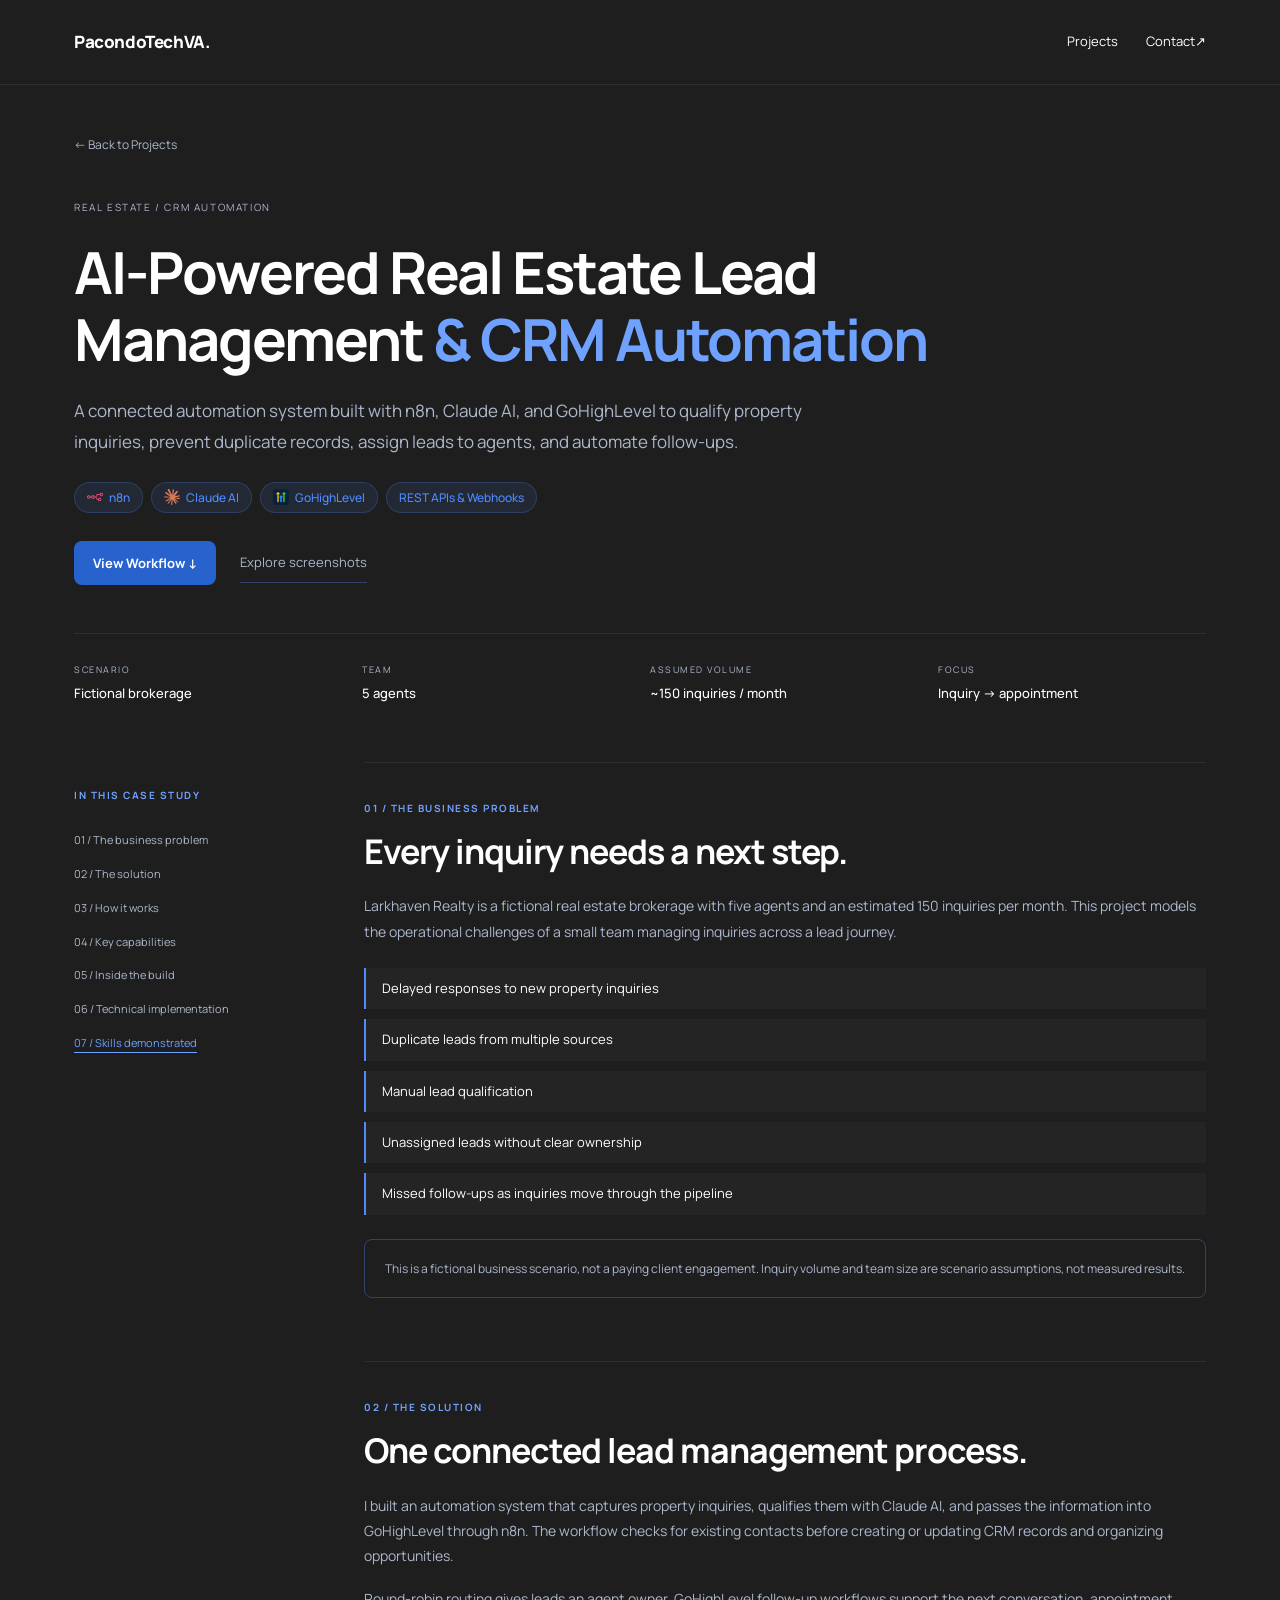
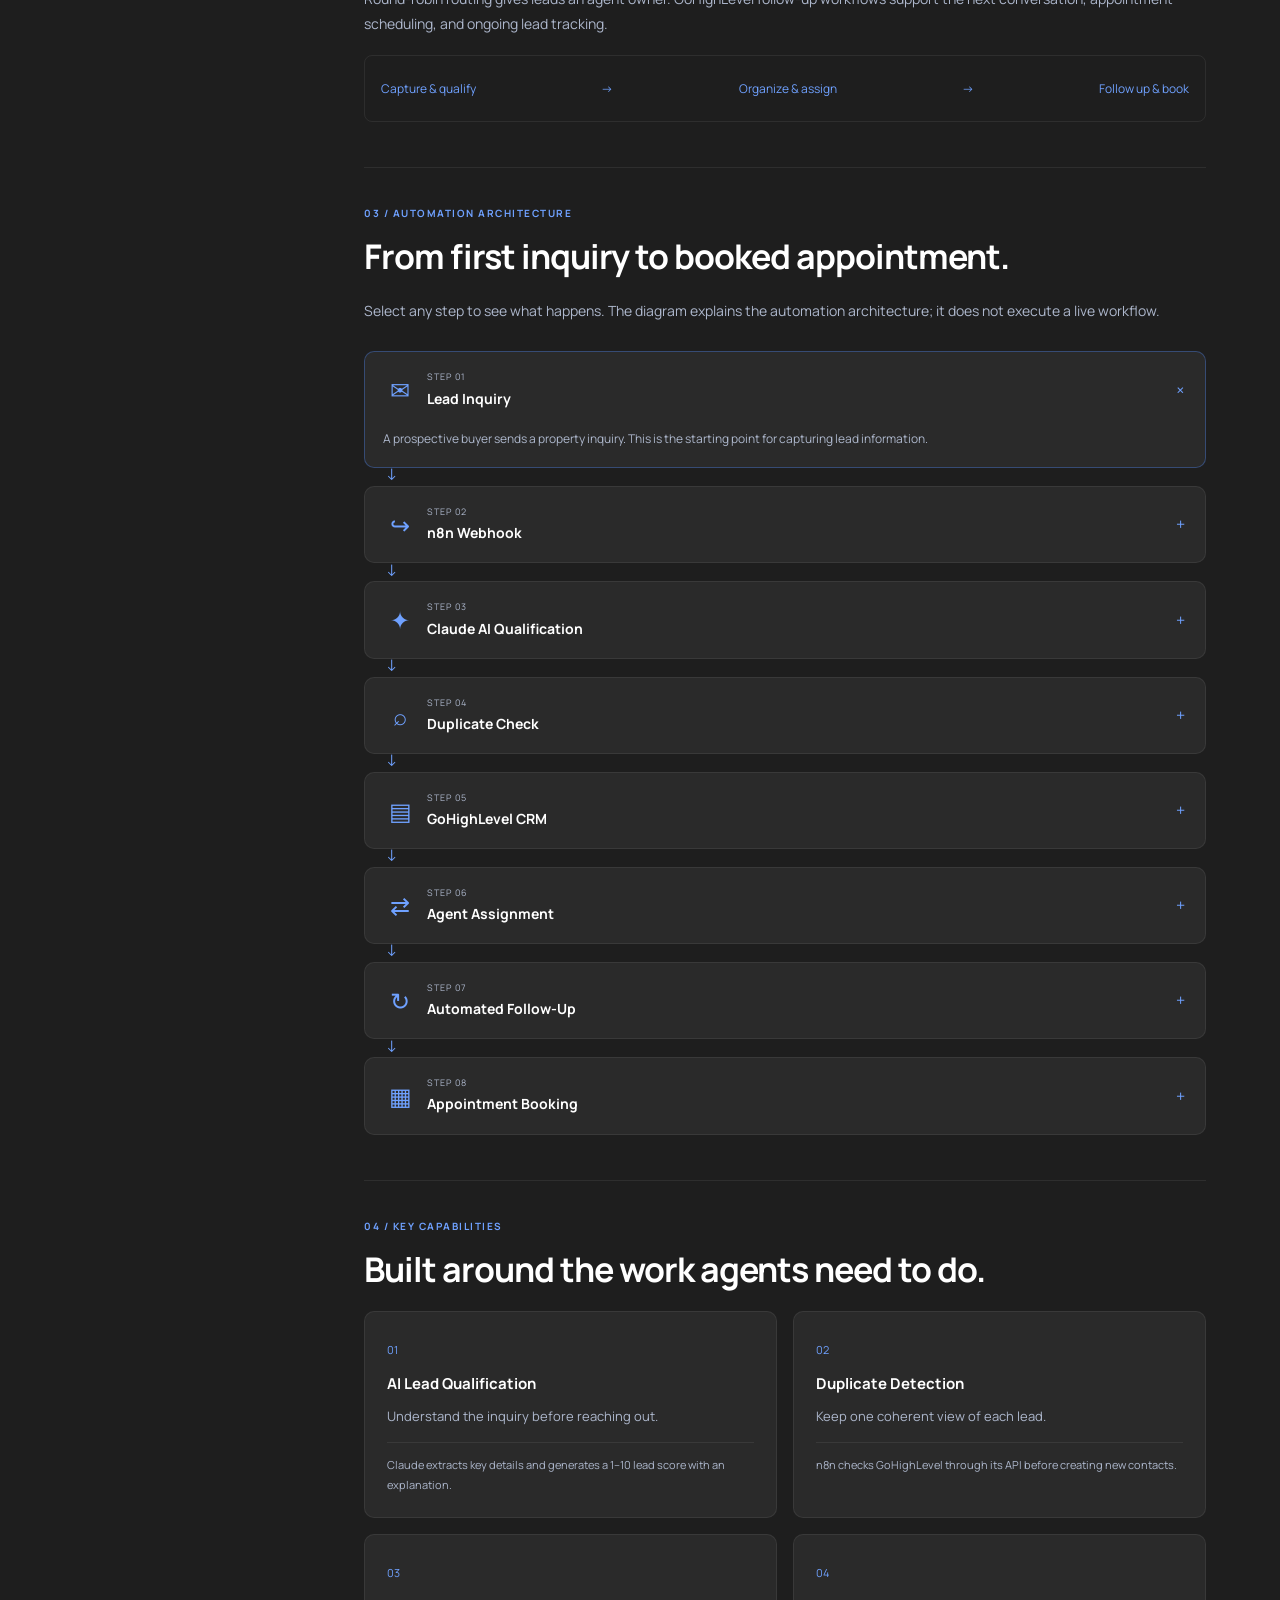
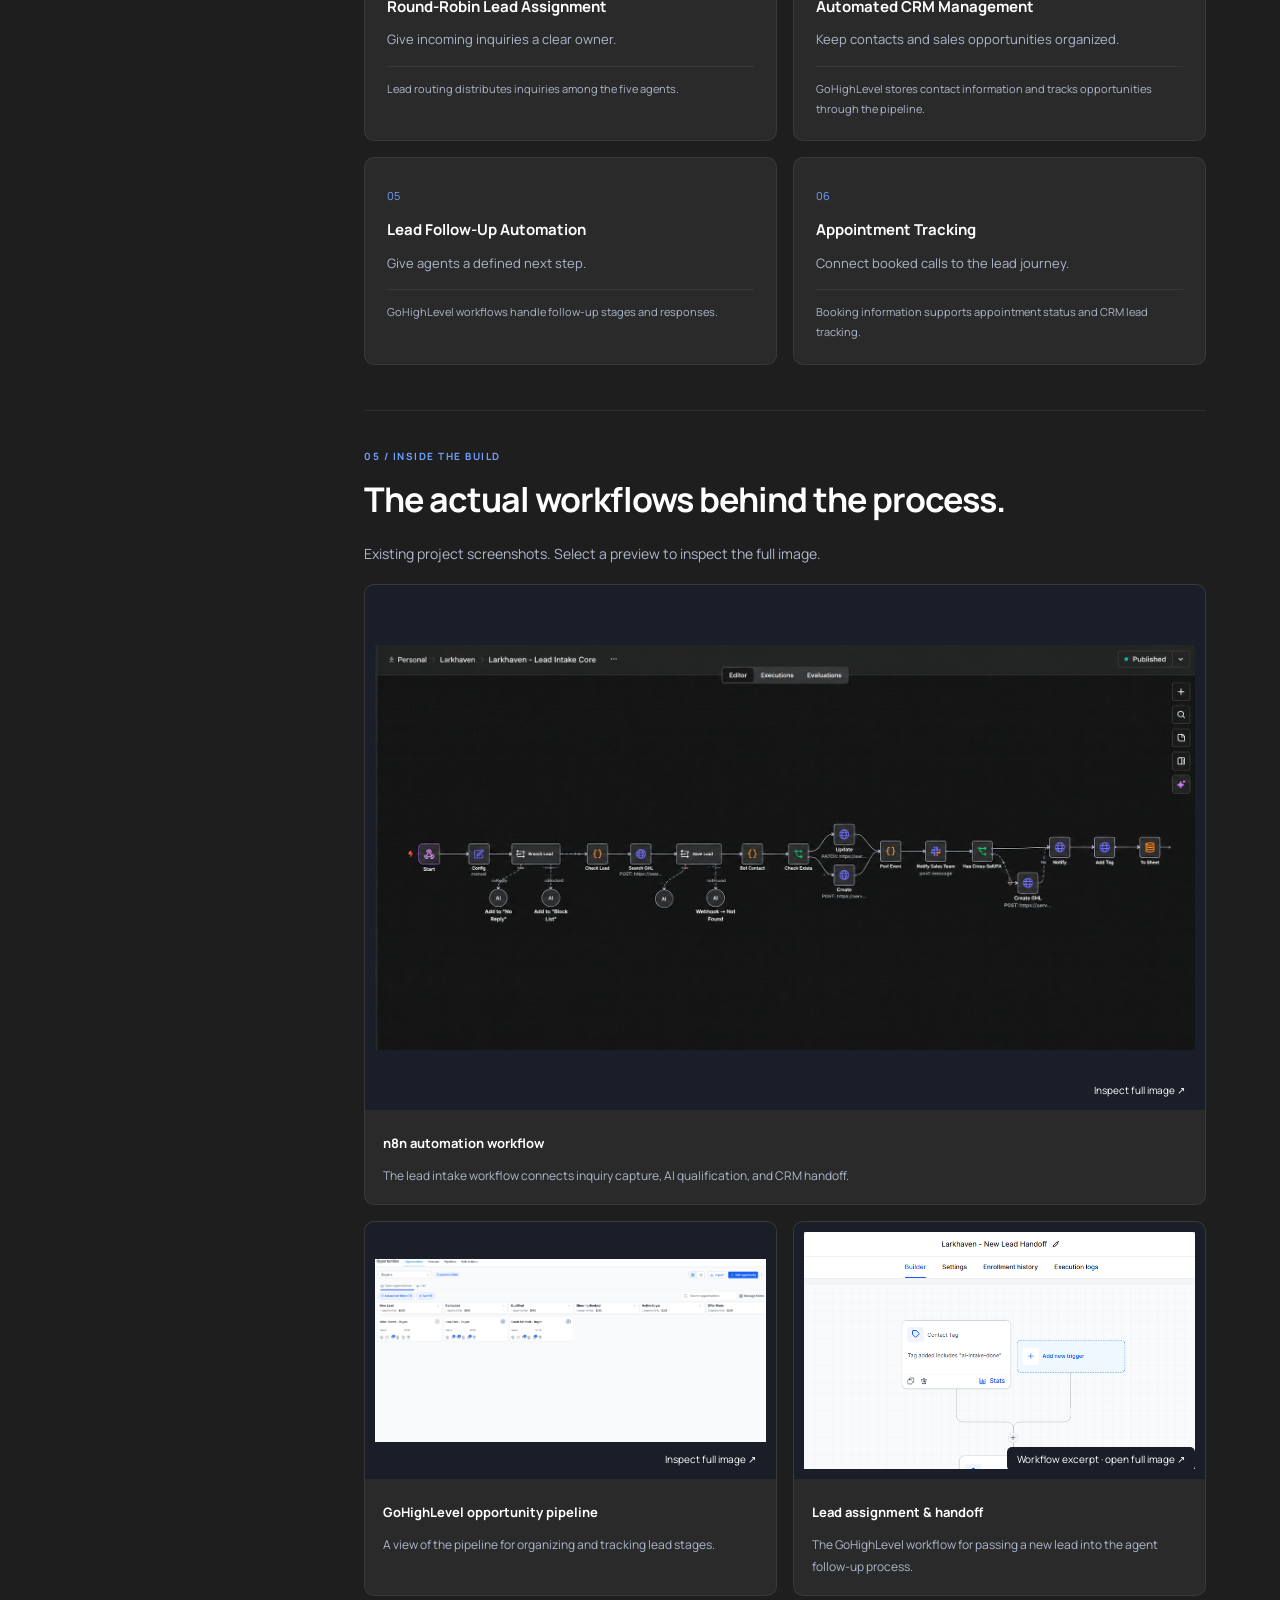
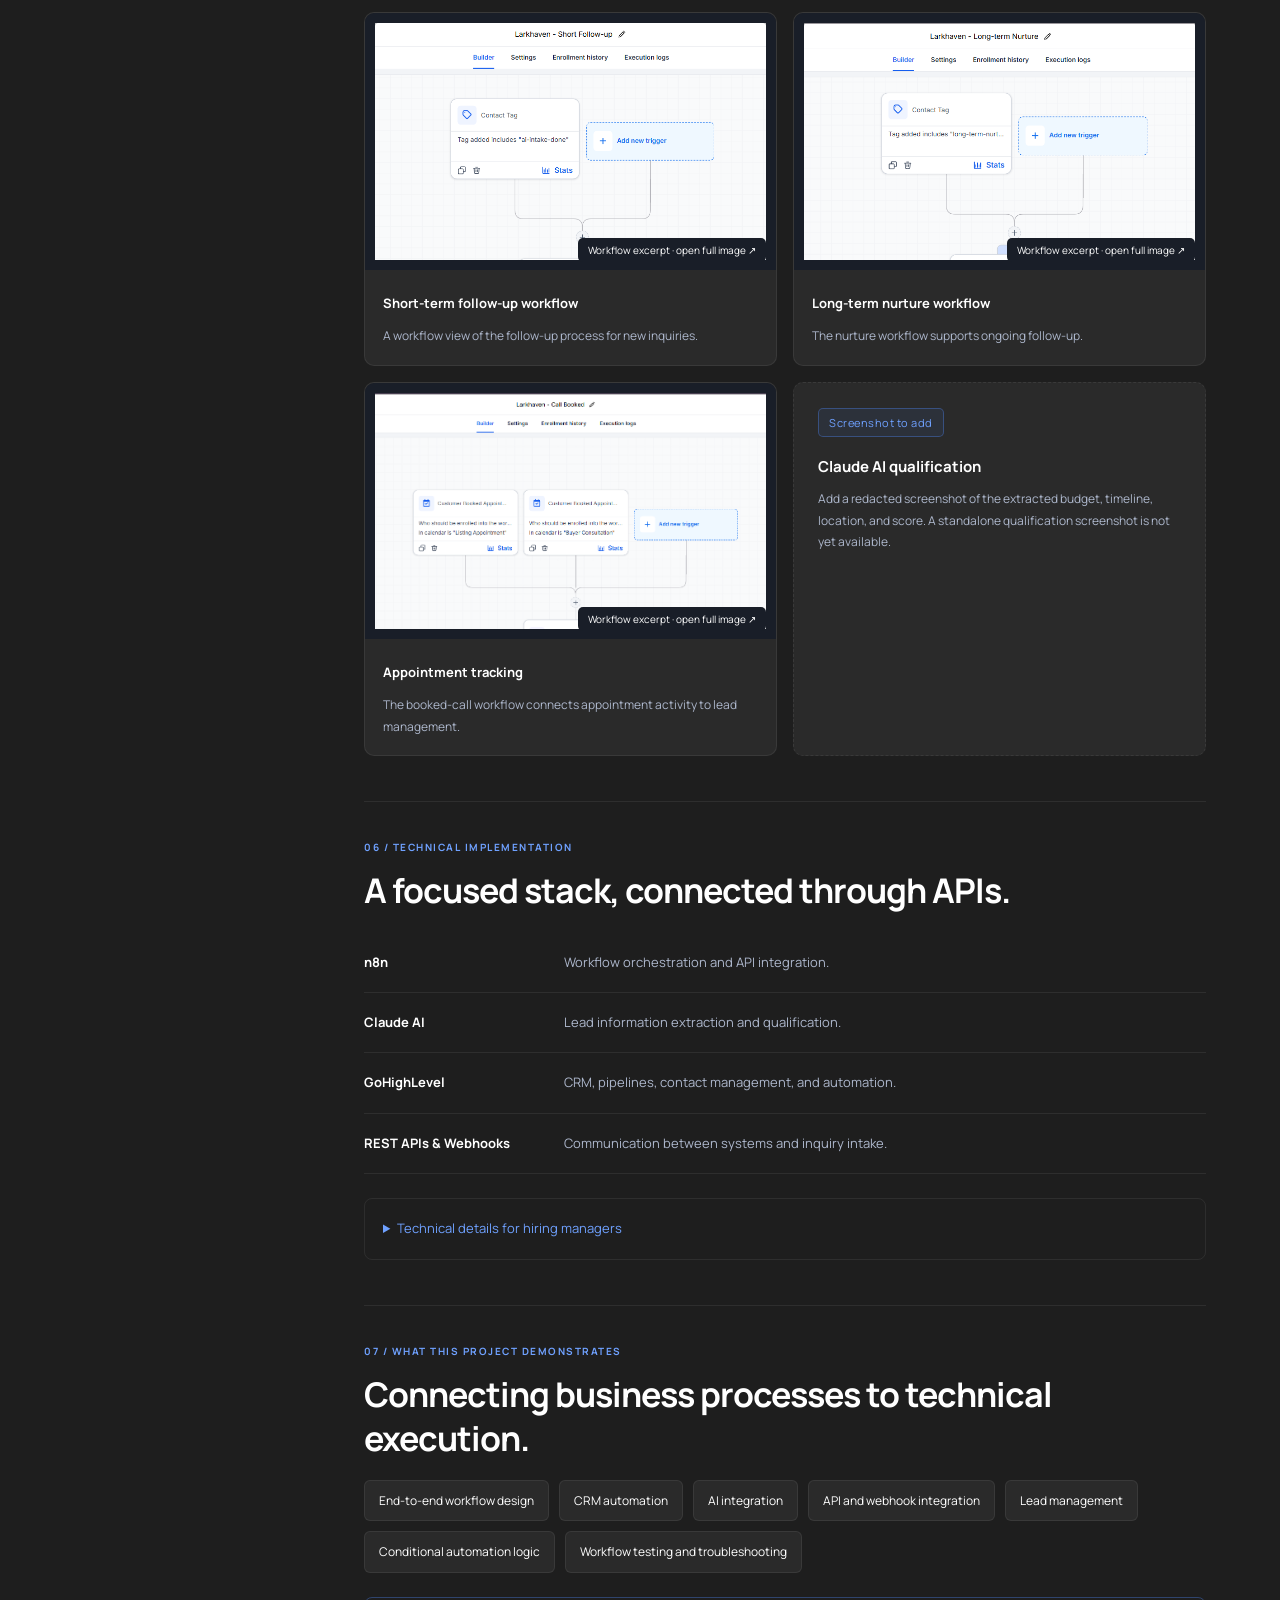
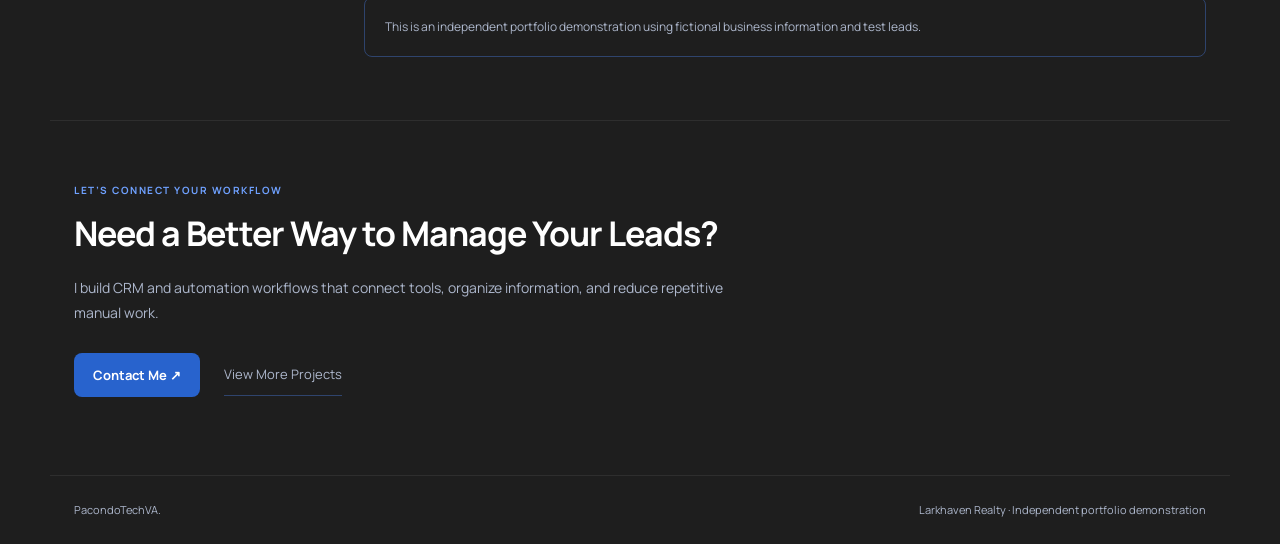
<file: projects/larkhaven-realty/index.html>
<!DOCTYPE html>
<html lang="en"><head>
<meta charset="UTF-8"><meta name="viewport" content="width=device-width, initial-scale=1">
<title>Larkhaven Realty AI Automation Case Study | PacondoTechVA</title>
<meta name="description" content="An independent automation project connecting n8n, Claude AI, and GoHighLevel for real estate lead qualification, CRM management, agent routing, and follow-up.">
<link rel="canonical" href="https://pacondotechva.me/projects/larkhaven-realty/">
<meta property="og:type" content="article"><meta property="og:title" content="Larkhaven Realty AI Automation | PacondoTechVA">
<meta property="og:description" content="Explore a fictional real estate lead management system built with n8n, Claude AI, and GoHighLevel.">
<meta property="og:url" content="https://pacondotechva.me/projects/larkhaven-realty/">
<meta property="og:image" content="https://pacondotechva.me/images/n8n/Lead%20Intake.png"><meta property="og:image:alt" content="Larkhaven Realty n8n lead intake workflow">
<link rel="icon" href="../../images/webicon.png"><link rel="stylesheet" href="../../css/styles.css?v=20261127-click-zoom"><link rel="stylesheet" href="../../css/portfolio.css?v=20261127-click-zoom">
<link rel="preconnect" href="https://fonts.googleapis.com"><link rel="preconnect" href="https://fonts.gstatic.com" crossorigin><link href="https://fonts.googleapis.com/css2?family=Manrope:wght@400;500;600;700&display=swap" rel="stylesheet">
<link rel="stylesheet" href="../../css/image-viewer.css?v=20261127-click-zoom"><script src="../../js/image-viewer.js?v=20261127-click-zoom" defer></script>
<script src="../../js/case-study.js" defer></script></head>
<body class="case-page"><a class="skip-link" href="#main">Skip to content</a>
<nav class="case-nav" aria-label="Main navigation"><div class="container"><a class="nav-logo" href="../../index.html">PacondoTechVA.</a><div><a href="../../index.html#portfolio">Projects</a><a href="../../index.html#contact">Contact <span aria-hidden="true">↗</span></a></div></div></nav>
<main id="main">
<header class="case-hero container"><a class="back-link" href="../../index.html#portfolio">← Back to Projects</a><div class="case-label"><span>REAL ESTATE / CRM AUTOMATION</span></div>
<h1>AI-Powered Real Estate Lead Management <span>&amp; CRM Automation</span></h1>
<p class="case-intro">A connected automation system built with n8n, Claude AI, and GoHighLevel to qualify property inquiries, prevent duplicate records, assign leads to agents, and automate follow-ups.</p>
<div class="tag-row"><span class="tag tool-tag"><img src="../../images/tools/n8n.svg" alt="" width="16" height="16" loading="lazy" decoding="async">n8n</span><span class="tag tool-tag"><img src="../../images/tools/claude.svg" alt="" width="16" height="16" loading="lazy" decoding="async">Claude AI</span><span class="tag tool-tag"><img src="../../images/ghl.jpg" alt="" width="16" height="16" loading="lazy" decoding="async">GoHighLevel</span><span class="tag">REST APIs &amp; Webhooks</span></div>
<div class="case-actions"><a class="case-link" href="#workflow">View Workflow ↓</a><a class="case-secondary" href="#screenshots">Explore screenshots</a></div>
<div class="case-facts"><div><span>SCENARIO</span><strong>Fictional brokerage</strong></div><div><span>TEAM</span><strong>5 agents</strong></div><div><span>ASSUMED VOLUME</span><strong>~150 inquiries / month</strong></div><div><span>FOCUS</span><strong>Inquiry → appointment</strong></div></div>
</header>
<div class="container case-layout"><aside class="case-toc" aria-label="Case study sections"><span class="project-eyebrow">IN THIS CASE STUDY</span><a href="#overview">01 / The business problem</a><a href="#solution">02 / The solution</a><a href="#workflow">03 / How it works</a><a href="#features">04 / Key capabilities</a><a href="#screenshots">05 / Inside the build</a><a href="#technical">06 / Technical implementation</a><a href="#skills">07 / Skills demonstrated</a></aside><div class="case-content">
<section id="overview" class="case-section"><span class="project-eyebrow">01 / THE BUSINESS PROBLEM</span><h2>Every inquiry needs a next step.</h2><p>Larkhaven Realty is a fictional real estate brokerage with five agents and an estimated 150 inquiries per month. This project models the operational challenges of a small team managing inquiries across a lead journey.</p><ul class="problem-list"><li>Delayed responses to new property inquiries</li><li>Duplicate leads from multiple sources</li><li>Manual lead qualification</li><li>Unassigned leads without clear ownership</li><li>Missed follow-ups as inquiries move through the pipeline</li></ul><p class="case-note">This is a fictional business scenario, not a paying client engagement. Inquiry volume and team size are scenario assumptions, not measured results.</p></section>
<section id="solution" class="case-section"><span class="project-eyebrow">02 / THE SOLUTION</span><h2>One connected lead management process.</h2><p>I built an automation system that captures property inquiries, qualifies them with Claude AI, and passes the information into GoHighLevel through n8n. The workflow checks for existing contacts before creating or updating CRM records and organizing opportunities.</p><p>Round-robin routing gives leads an agent owner. GoHighLevel follow-up workflows support the next conversation, appointment scheduling, and ongoing lead tracking.</p><div class="solution-strip"><span>Capture &amp; qualify</span><span aria-hidden="true">→</span><span>Organize &amp; assign</span><span aria-hidden="true">→</span><span>Follow up &amp; book</span></div></section>
<section id="workflow" class="case-section"><span class="project-eyebrow">03 / AUTOMATION ARCHITECTURE</span><h2>From first inquiry to booked appointment.</h2><p>Select any step to see what happens. The diagram explains the automation architecture; it does not execute a live workflow.</p><ol class="architecture"><li><details open><summary><span class="flow-icon" aria-hidden="true">✉</span><span><small>STEP 01</small><strong>Lead Inquiry</strong></span><span class="flow-toggle" aria-hidden="true">+</span></summary><p>A prospective buyer sends a property inquiry. This is the starting point for capturing lead information.</p></details></li><li><details><summary><span class="flow-icon" aria-hidden="true">↪</span><span><small>STEP 02</small><strong>n8n Webhook</strong></span><span class="flow-toggle" aria-hidden="true">+</span></summary><p>The webhook receives the inquiry and starts the connected lead intake workflow.</p></details></li><li><details><summary><span class="flow-icon" aria-hidden="true">✦</span><span><small>STEP 03</small><strong>Claude AI Qualification</strong></span><span class="flow-toggle" aria-hidden="true">+</span></summary><p>Claude extracts budget, buying timeline, and preferred location, then produces a lead score from 1 to 10 with a short explanation.</p></details></li><li><details><summary><span class="flow-icon" aria-hidden="true">⌕</span><span><small>STEP 04</small><strong>Duplicate Check</strong></span><span class="flow-toggle" aria-hidden="true">+</span></summary><p>n8n checks existing GoHighLevel contacts through its API before deciding whether to create or update a record.</p></details></li><li><details><summary><span class="flow-icon" aria-hidden="true">▤</span><span><small>STEP 05</small><strong>GoHighLevel CRM</strong></span><span class="flow-toggle" aria-hidden="true">+</span></summary><p>The contact is created or updated, and opportunities are created and organized in the CRM pipeline.</p></details></li><li><details><summary><span class="flow-icon" aria-hidden="true">⇄</span><span><small>STEP 06</small><strong>Agent Assignment</strong></span><span class="flow-toggle" aria-hidden="true">+</span></summary><p>Round-robin routing distributes incoming leads among the five agents in the fictional brokerage.</p></details></li><li><details><summary><span class="flow-icon" aria-hidden="true">↻</span><span><small>STEP 07</small><strong>Automated Follow-Up</strong></span><span class="flow-toggle" aria-hidden="true">+</span></summary><p>GoHighLevel workflows manage follow-up stages and responses, including short-term follow-up and long-term nurture.</p></details></li><li><details><summary><span class="flow-icon" aria-hidden="true">▦</span><span><small>STEP 08</small><strong>Appointment Booking</strong></span><span class="flow-toggle" aria-hidden="true">+</span></summary><p>Booking information connects back to lead tracking so the next stage remains visible in the CRM.</p></details></li></ol></section>
<section id="features" class="case-section"><span class="project-eyebrow">04 / KEY CAPABILITIES</span><h2>Built around the work agents need to do.</h2><div class="feature-grid"><article class="feature-card"><span class="feature-number">01</span><h3>AI Lead Qualification</h3><p>Understand the inquiry before reaching out.</p><p class="technical-caption">Claude extracts key details and generates a 1–10 lead score with an explanation.</p></article><article class="feature-card"><span class="feature-number">02</span><h3>Duplicate Detection</h3><p>Keep one coherent view of each lead.</p><p class="technical-caption">n8n checks GoHighLevel through its API before creating new contacts.</p></article><article class="feature-card"><span class="feature-number">03</span><h3>Round-Robin Lead Assignment</h3><p>Give incoming inquiries a clear owner.</p><p class="technical-caption">Lead routing distributes inquiries among the five agents.</p></article><article class="feature-card"><span class="feature-number">04</span><h3>Automated CRM Management</h3><p>Keep contacts and sales opportunities organized.</p><p class="technical-caption">GoHighLevel stores contact information and tracks opportunities through the pipeline.</p></article><article class="feature-card"><span class="feature-number">05</span><h3>Lead Follow-Up Automation</h3><p>Give agents a defined next step.</p><p class="technical-caption">GoHighLevel workflows handle follow-up stages and responses.</p></article><article class="feature-card"><span class="feature-number">06</span><h3>Appointment Tracking</h3><p>Connect booked calls to the lead journey.</p><p class="technical-caption">Booking information supports appointment status and CRM lead tracking.</p></article></div></section>
<section id="screenshots" class="case-section"><span class="project-eyebrow">05 / INSIDE THE BUILD</span><h2>The actual workflows behind the process.</h2><p>Existing project screenshots. Select a preview to inspect the full image.</p><div class="screenshot-grid"><figure><button class="screenshot-open" type="button" aria-label="Enlarge n8n automation workflow"><img src="../../images/n8n/Lead Intake.png" width="1786" height="881" alt="n8n automation workflow" loading="lazy" decoding="async"><span>Inspect full image ↗</span></button><figcaption><strong>n8n automation workflow</strong><p>The lead intake workflow connects inquiry capture, AI qualification, and CRM handoff.</p></figcaption></figure><figure><button class="screenshot-open" type="button" aria-label="Enlarge GoHighLevel opportunity pipeline"><img src="../../images/GHL/Larkhaven Realty/Pipeline.png" width="1690" height="791" alt="GoHighLevel opportunity pipeline" loading="lazy" decoding="async"><span>Inspect full image ↗</span></button><figcaption><strong>GoHighLevel opportunity pipeline</strong><p>A view of the pipeline for organizing and tracking lead stages.</p></figcaption></figure><figure><button class="screenshot-open is-tall" type="button" aria-label="Enlarge Lead assignment & handoff"><img src="../../images/GHL/Larkhaven Realty/New Lead Handoff.png" width="780" height="1143" alt="Lead assignment & handoff" loading="lazy" decoding="async"><span>Workflow excerpt · open full image ↗</span></button><figcaption><strong>Lead assignment & handoff</strong><p>The GoHighLevel workflow for passing a new lead into the agent follow-up process.</p></figcaption></figure><figure><button class="screenshot-open is-tall" type="button" aria-label="Enlarge Short-term follow-up workflow"><img src="../../images/GHL/Larkhaven Realty/Short Follow Up.png" width="770" height="2363" alt="Short-term follow-up workflow" loading="lazy" decoding="async"><span>Workflow excerpt · open full image ↗</span></button><figcaption><strong>Short-term follow-up workflow</strong><p>A workflow view of the follow-up process for new inquiries.</p></figcaption></figure><figure><button class="screenshot-open is-tall" type="button" aria-label="Enlarge Long-term nurture workflow"><img src="../../images/GHL/Larkhaven Realty/long term nurture.png" width="763" height="2140" alt="Long-term nurture workflow" loading="lazy" decoding="async"><span>Workflow excerpt · open full image ↗</span></button><figcaption><strong>Long-term nurture workflow</strong><p>The nurture workflow supports ongoing follow-up.</p></figcaption></figure><figure><button class="screenshot-open is-tall" type="button" aria-label="Enlarge Appointment tracking"><img src="../../images/GHL/Larkhaven Realty/Call booked.png" width="947" height="1467" alt="Appointment tracking" loading="lazy" decoding="async"><span>Workflow excerpt · open full image ↗</span></button><figcaption><strong>Appointment tracking</strong><p>The booked-call workflow connects appointment activity to lead management.</p></figcaption></figure><figure class="screenshot-placeholder"><span class="demo-badge">Screenshot to add</span><h3>Claude AI qualification</h3><p>Add a redacted screenshot of the extracted budget, timeline, location, and score. A standalone qualification screenshot is not yet available.</p></figure></div></section>
<section id="technical" class="case-section"><span class="project-eyebrow">06 / TECHNICAL IMPLEMENTATION</span><h2>A focused stack, connected through APIs.</h2><dl class="stack-list"><div><dt>n8n</dt><dd>Workflow orchestration and API integration.</dd></div><div><dt>Claude AI</dt><dd>Lead information extraction and qualification.</dd></div><div><dt>GoHighLevel</dt><dd>CRM, pipelines, contact management, and automation.</dd></div><div><dt>REST APIs &amp; Webhooks</dt><dd>Communication between systems and inquiry intake.</dd></div></dl><details class="technical-details"><summary>Technical details for hiring managers</summary><div><h3>Data and decision flow</h3><p>The qualification stage extracts budget, timeline, and preferred location, along with a 1–10 score and explanation. n8n checks GoHighLevel contacts through its API, then selects the create or update path. Contacts and opportunities support agent assignment, follow-up, and appointment tracking.</p><h3>Conditional automation</h3><p>Existing-contact checks determine the CRM record action. Agent distribution uses round-robin routing, while GoHighLevel workflows manage follow-up stages and responses.</p><p>No production performance or customer outcomes are claimed for this portfolio demonstration.</p></div></details></section>
<section id="skills" class="case-section"><span class="project-eyebrow">07 / WHAT THIS PROJECT DEMONSTRATES</span><h2>Connecting business processes to technical execution.</h2><ul class="skills-list"><li>End-to-end workflow design</li><li>CRM automation</li><li>AI integration</li><li>API and webhook integration</li><li>Lead management</li><li>Conditional automation logic</li><li>Workflow testing and troubleshooting</li></ul><p class="case-note">This is an independent portfolio demonstration using fictional business information and test leads.</p></section>
</div></div>
<section class="case-cta container"><span class="project-eyebrow">LET’S CONNECT YOUR WORKFLOW</span><h2>Need a Better Way to Manage Your Leads?</h2><p>I build CRM and automation workflows that connect tools, organize information, and reduce repetitive manual work.</p><div class="case-actions"><a class="case-link" href="../../index.html#contact">Contact Me ↗</a><a class="case-secondary" href="../../index.html#portfolio">View More Projects</a></div></section>
</main><footer class="case-footer container"><a href="../../index.html">PacondoTechVA.</a><span>Larkhaven Realty · Independent portfolio demonstration</span></footer>

</body></html>
</file>
<file: css/styles.css>
/* ═══════════════════════════════════════════════════
   DESIGN TOKENS
═══════════════════════════════════════════════════ */
@font-face {
  font-family: 'Dancing Script';
  font-style: normal;
  font-weight: 700;
  font-display: block;
  src: url('../images/fonts/DancingScript-Bold.ttf') format('truetype');
}

:root {
  --bg:          #1e1e1e;
  --bg-alt:      #242424;
  --bg-card:     #2a2a2a;
  --bg-card-h:   #313131;
  --accent:      #4f8bff;
  --accent-h:    #6fa1ff;
  --accent-2:    #7c5cfc;
  --success:     #00c896;
  --txt:         #ffffff;
  --txt-2:       #adb7cc;
  --txt-3:       #98a3b8;
  --preview-bg:  #191e28;
  --button-bg:   #2863cd;
  --button-hover: #2057bb;
  --border:      rgba(255,255,255,0.07);
  --border-h:    rgba(79,139,255,0.35);
--shadow:      0 8px 32px rgba(0,0,0,0.4);
  --radius:      14px;
  --radius-lg:   22px;
  --ease:        0.28s cubic-bezier(0.4,0,0.2,1);
}

/* ═══════════════════════════════════════════════════
   RESET & BASE
═══════════════════════════════════════════════════ */
*, *::before, *::after { margin: 0; padding: 0; box-sizing: border-box; }


html { scroll-behavior: smooth; }

/* ═══════════════════════════════════════════════════
   CUSTOM CURSOR
═══════════════════════════════════════════════════ */
.custom-cursor {
  display: none;
  position: fixed;
  inset: 0;
  pointer-events: none;
  z-index: 20000;
  opacity: 0;
}
.custom-cursor * { pointer-events: none; }
.cursor-pointer {
  position: absolute;
  top: 0;
  left: 0;
  width: 28px;
  height: 34px;
  will-change: transform;
}
.cursor-arrow {
  display: block;
  width: 28px;
  height: 34px;
  overflow: visible;
  filter: drop-shadow(0 2px 2px rgba(0,0,0,0.35));
  /* Every state pivots at the tip so the click position stays exact. */
  transform-origin: 2px 2px;
  transition: transform 160ms cubic-bezier(0.2,0.8,0.2,1);
}
.cursor-arrow-active { opacity: 0; transition: opacity 160ms ease; }
.cursor-facet { fill: #4f8bff; opacity: 0.65; transition: fill 160ms ease; }
.custom-cursor.is-hovering .cursor-arrow { transform: rotate(-5deg) scale(1.08); }
.custom-cursor.is-hovering .cursor-arrow-active { opacity: 1; }
.custom-cursor.is-hovering .cursor-facet { fill: #3456bd; }
.custom-cursor.is-pressed .cursor-arrow { transform: scale(0.88); }
.cursor-action {
  position: absolute;
  top: 19px;
  left: 25px;
  width: 15px;
  height: 15px;
  border: 1px solid rgba(255,255,255,0.22);
  border-radius: 4px;
  background: #253858;
  box-shadow: 0 1px 3px rgba(0,0,0,0.2);
  opacity: 0;
  transform: translateY(3px) scale(0.8);
  transition: opacity 140ms ease, transform 140ms ease;
}
.cursor-action::before, .cursor-action::after {
  content: '';
  position: absolute;
  top: 6px;
  left: 3px;
  width: 7px;
  height: 1px;
  border-radius: 1px;
  background: #f2f7ff;
}
.cursor-action::after { transform: rotate(90deg); }
.custom-cursor[data-action="preview"] .cursor-action,
.custom-cursor[data-action="close"] .cursor-action,
.custom-cursor[data-action="zoom-out"] .cursor-action { opacity: 1; transform: none; }
.custom-cursor[data-action="zoom-out"] .cursor-action::after { opacity: 0; }
.custom-cursor[data-action="close"] .cursor-action::before { transform: rotate(45deg); }
.custom-cursor[data-action="close"] .cursor-action::after { transform: rotate(-45deg); }

@media (hover: hover) and (pointer: fine) and (prefers-reduced-motion: no-preference) and (forced-colors: none) {
  .custom-cursor { display: block; }
  .custom-cursor-active, .custom-cursor-active * { cursor: none !important; }
  .custom-cursor-active dialog::backdrop { cursor: none !important; }
  .custom-cursor-active .custom-cursor { opacity: 1; }
}

body {
  font-family: 'Manrope', -apple-system, BlinkMacSystemFont, 'Segoe UI', sans-serif;
  font-weight: 400;
  background: var(--bg);
  color: var(--txt);
  line-height: 1.6;
  overflow-x: hidden;
}

a { text-decoration: none; color: inherit; }
ul { list-style: none; }
img { display: block; width: 100%; height: 100%; object-fit: cover; }
.tool-pill img { width: 24px; height: 24px; object-fit: contain; }
button { font-family: inherit; cursor: pointer; border: none; background: none; }
:is(a, button, summary, [tabindex]):focus-visible { outline: 3px solid var(--accent-h); outline-offset: 3px; }
[hidden] { display: none !important; }
section[id] { scroll-margin-top: 90px; }

.container {
  max-width: 1180px;
  margin: 0 auto;
  padding: 0 24px;
}

.section { padding: 110px 0; }

/* ═══════════════════════════════════════════════════
   SECTION HEADER
═══════════════════════════════════════════════════ */
.section-head {
  text-align: center;
  margin-bottom: 64px;
}
.section-head h2 {
  font-size: clamp(30px, 4vw, 46px);
  font-weight: 800;
  letter-spacing: -1.2px;
  margin-bottom: 14px;
}
.section-head p {
  font-size: 16px;
  color: var(--txt-2);
  max-width: 540px;
  margin: 0 auto;
  line-height: 1.75;
}

/* ═══════════════════════════════════════════════════
   CARDS — shared base
═══════════════════════════════════════════════════ */
.card {
  background: var(--bg-card);
  border: 1px solid var(--border);
  border-radius: var(--radius-lg);
  transition: transform var(--ease), border-color var(--ease), box-shadow var(--ease), background var(--ease);
}
.card:hover {
  transform: translateY(-5px);
  border-color: var(--border-h);
  background: var(--bg-card-h);
  box-shadow: var(--shadow);
}

/* ═══════════════════════════════════════════════════
   TAGS
═══════════════════════════════════════════════════ */
.tag-row { display: flex; gap: 8px; flex-wrap: wrap; }
.tag {
  background: rgba(79,139,255,0.1);
  border: 1px solid rgba(79,139,255,0.22);
  color: var(--accent);
  padding: 4px 12px;
  border-radius: 100px;
  font-size: 12px;
  font-weight: 500;
}

/* ═══════════════════════════════════════════════════
   NAVBAR
═══════════════════════════════════════════════════ */
.navbar {
  position: fixed;
  inset: 0 0 auto 0;
  z-index: 999;
  padding: 14px 0;
  background: rgba(30,30,30,0.92);
  backdrop-filter: blur(16px);
  -webkit-backdrop-filter: blur(16px);
  border-bottom: 1px solid var(--border);
  transition: background var(--ease), border-color var(--ease);
}
.navbar.scrolled {
  background: rgba(13,15,24,0.98);
  border-color: rgba(255,255,255,0.11);
}

.nav-container {
  display: flex;
  align-items: center;
  gap: 32px;
}

.nav-logo {
  font-size: 17px;
  font-weight: 800;
  letter-spacing: -0.4px;
  white-space: nowrap;
  color: var(--txt);
}

.nav-links {
  display: flex;
  gap: 28px;
  margin-left: auto;
}
.nav-links a {
  font-size: 14px;
  font-weight: 500;
  color: var(--txt-2);
  transition: color var(--ease);
}
.nav-links a:hover { color: var(--txt); }

.nav-right {
  display: flex;
  align-items: center;
  gap: 10px;
  flex-shrink: 0;
}

.btn-theme {
  width: 36px;
  height: 36px;
  border-radius: 8px;
  border: 1px solid var(--border);
  background: transparent;
  color: var(--txt-2);
  display: flex;
  align-items: center;
  justify-content: center;
  transition: all var(--ease);
  font-size: 16px;
}
.btn-theme:hover { border-color: var(--accent); color: var(--accent); }

.btn-nav-contact {
  background: rgba(255,255,255,0.08);
  color: var(--txt);
  padding: 9px 22px;
  border-radius: 9px;
  font-size: 14px;
  font-weight: 600;
  border: 1px solid rgba(255,255,255,0.18);
  transition: all var(--ease);
  white-space: nowrap;
}
.btn-nav-contact:hover {
  background: rgba(255,255,255,0.14);
  border-color: rgba(255,255,255,0.3);
  transform: translateY(-1px);
}

.hamburger {
  display: none;
  flex-direction: column;
  gap: 5px;
  padding: 4px;
}
.hamburger span {
  display: block;
  width: 22px;
  height: 2px;
  background: var(--txt);
  border-radius: 2px;
  transition: var(--ease);
}
.hamburger.open span:nth-child(1) { transform: translateY(7px) rotate(45deg); }
.hamburger.open span:nth-child(2) { opacity: 0; }
.hamburger.open span:nth-child(3) { transform: translateY(-7px) rotate(-45deg); }

/* ═══════════════════════════════════════════════════
   HERO
═══════════════════════════════════════════════════ */
.hero {
  position: relative;
  min-height: auto;
  display: flex;
  align-items: center;
  padding: 120px 0 64px;
  overflow: hidden;
}

/* subtle radial colour bleeds */
.hero::before {
  content: '';
  position: absolute;
  inset: 0;
  background:
    radial-gradient(ellipse 60% 55% at 15% 55%, rgba(79,139,255,0.07) 0%, transparent 70%),
    radial-gradient(ellipse 50% 45% at 85% 20%, rgba(124,92,252,0.07) 0%, transparent 65%);
  pointer-events: none;
}

/* dot-grid texture */
.hero::after {
  content: '';
  position: absolute;
  inset: 0;
  background-image: radial-gradient(circle, rgba(255,255,255,0.04) 1px, transparent 1px);
  background-size: 36px 36px;
  pointer-events: none;
}

.hero-inner {
  position: relative;
  z-index: 1;
  width: 100%;
  max-width: 1360px;
  display: grid;
  grid-template-columns: minmax(0, 1fr) auto;
  align-items: center;
  gap: clamp(32px, 6vw, 96px);
}

/* badge — line style */
.badge {
  display: inline-flex;
  align-items: center;
  gap: 12px;
  font-size: 13px;
  font-weight: 400;
  color: var(--txt-2);
  margin-bottom: 20px;
  letter-spacing: 0.2px;
}
.badge-line {
  display: block;
  width: 36px;
  height: 1px;
  background: var(--txt-2);
  flex-shrink: 0;
}

/* heading */
.hero-text h1 {
  font-size: clamp(50px, 7.5vw, 88px);
  font-family: 'Dancing Script', cursive;
  font-weight: 700;
  line-height: 1.1;
  letter-spacing: 0;
  margin-bottom: 10px;
  color: var(--txt);
}
.hero-text h1 .line1 {
  display: inline-block;
}
.name-muted {
  display: inline-block;
  color: #ffffff;
  margin-right: 12px;
}
.name-accent {
  display: inline-block;
  color: #6b7280;
  font-family: 'Dancing Script', cursive;
  font-weight: 700;
  transition: color 0.3s ease;
  cursor: default;
}
.name-accent:hover { color: #ffffff; }

/* Pen paths reveal the live cursive text without changing its layout. */
.hero-greeting > [data-handwriting] { position: relative; }
.handwriting-ink {
  display: none;
  position: absolute;
  inset: 0;
  width: 100%;
  height: 100%;
  overflow: visible;
  pointer-events: none;
}
.handwriting-ink text {
  font-family: 'Dancing Script', cursive;
  font-size: 100px;
  font-weight: 700;
  fill: currentColor;
}
.hero-greeting.is-writing .handwriting-text { opacity: 0; }
.hero-greeting.is-writing .handwriting-ink { display: block; }

@media (prefers-reduced-motion: no-preference) {
  .hero-text > .badge {
    animation: hero-badge-in 800ms cubic-bezier(0.16, 1, 0.3, 1) 60ms both;
  }
}
@keyframes hero-badge-in {
  from { opacity: 0; transform: translate3d(0, 22px, 0); }
  to { opacity: 1; transform: translate3d(0, 0, 0); }
}
@media (prefers-reduced-motion: reduce) {
  .hero-greeting.is-writing .handwriting-text { opacity: 1; }
  .hero-greeting.is-writing .handwriting-ink { display: none; }
}

.hero-subtitle {
  font-size: 18px;
  font-weight: 500;
  color: var(--txt-2);
  margin-bottom: 18px;
  display: inline-block;
  perspective: 600px;
  transform-style: preserve-3d;
}
@keyframes flip-out {
  0%   { transform: rotateX(0deg); opacity: 1; }
  100% { transform: rotateX(-90deg); opacity: 0; }
}
@keyframes flip-in {
  0%   { transform: rotateX(90deg); opacity: 0; }
  100% { transform: rotateX(0deg); opacity: 1; }
}
.hero-subtitle.flipping-out { animation: flip-out 0.35s ease forwards; }
.hero-subtitle.flipping-in  { animation: flip-in  0.35s ease forwards; }
.hero-desc {
  font-size: 15px;
  color: var(--txt-2);
  max-width: 460px;
  line-height: 1.8;
  margin-bottom: 36px;
}
.hero-btns { display: flex; gap: 14px; flex-wrap: wrap; }

.hero-youtube {
  display: inline-flex;
  align-items: center;
  gap: 8px;
  margin-top: 18px;
  padding: 9px 14px;
  border: 1px solid rgba(255, 77, 77, 0.3);
  border-radius: 10px;
  background: rgba(255, 77, 77, 0.08);
  font-size: 14px;
  font-weight: 600;
  color: var(--txt);
  transition: background var(--ease), border-color var(--ease), box-shadow var(--ease);
}
.hero-youtube svg {
  width: 20px;
  height: 20px;
  flex: 0 0 20px;
  color: #ff4d4d;
}
.hero-youtube:hover,
.hero-youtube:focus-visible {
  background: rgba(255, 77, 77, 0.2);
  border-color: #ff4d4d;
  box-shadow: 0 0 18px rgba(255, 77, 77, 0.22);
}
.hero-youtube:focus-visible {
  outline: 2px solid #ff4d4d;
  outline-offset: 3px;
}

.btn-primary, .btn-outline {
  display: inline-flex;
  align-items: center;
  gap: 8px;
  padding: 13px 26px;
  border-radius: 10px;
  font-size: 15px;
  font-weight: 600;
  color: var(--txt);
  border: 1.5px solid;
  transition: border-color var(--ease), background var(--ease), transform var(--ease);
}
.btn-primary {
  background: transparent;
  border-color: rgba(255,255,255,0.5);
}
.btn-primary:hover {
  border-color: var(--txt);
  background: rgba(255,255,255,0.06);
  transform: translateY(-2px);
}
.btn-outline {
  background: rgba(255,255,255,0.08);
  border-color: rgba(255,255,255,0.15);
}
.btn-outline:hover {
  background: rgba(255,255,255,0.14);
  border-color: rgba(255,255,255,0.28);
  transform: translateY(-2px);
}

/* profile photo */
.hero-photo {
  position: relative;
  width: clamp(260px, 32vw, 420px);
  height: auto;
  aspect-ratio: 1;
  border-radius: 50%;
  overflow: hidden;
  background: #6f7684;
  flex-shrink: 0;
  animation: photo-float 4s ease-in-out infinite;
}
@keyframes photo-float {
  0%, 100% { transform: translateY(0px); }
  50%       { transform: translateY(-18px); }
}
.photo-fallback {
  display: none;
  position: absolute;
  inset: 0;
  align-items: center;
  justify-content: center;
  font-size: 90px;
  font-weight: 900;
  color: var(--accent);
  opacity: 0.35;
  border-radius: 50%;
}
/* sparkles */
.sparkle {
  position: absolute;
  color: var(--accent);
  pointer-events: none;
  z-index: 2;
  opacity: 0.3;
  font-style: normal;
}
/* gears — slow rotation */
.sp1 { top: 10%; left:  6%; font-size: 36px; animation: sp-rotate 18s linear infinite; opacity: 0.2; }
.sp4 { top: 55%; right: 5%; font-size: 54px; animation: sp-rotate 24s linear infinite reverse; opacity: 0.12; }
/* lightning — float */
.sp2 { top: 18%; right: 26%; font-size: 20px; animation: sp-float 3.5s ease-in-out infinite; animation-delay: 0.4s; opacity: 0.35; }
/* code brackets — pulse */
.sp3 { top: 70%; left: 35%; font-size: 18px; animation: sp-pulse 4s ease-in-out infinite; font-family: monospace; opacity: 0.3; }
.sp8 { top: 30%; right: 18%; font-size: 14px; animation: sp-pulse 5s ease-in-out infinite; animation-delay: 1s; font-family: monospace; opacity: 0.22; }
/* infinity — gentle float */
.sp5 { top: 82%; right: 20%; font-size: 24px; animation: sp-float 5s ease-in-out infinite; animation-delay: 1.5s; opacity: 0.28; }
/* arrow — horizontal drift */
.sp6 { top: 45%; left: 48%; font-size: 22px; animation: sp-drift 4s ease-in-out infinite; animation-delay: 0.8s; opacity: 0.25; }
/* loop — spin */
.sp7 { top: 78%; left: 12%; font-size: 20px; animation: sp-rotate 8s linear infinite; opacity: 0.25; }

/* tool logo floaters */
.sp-logo {
  opacity: 0.18;
  width: 48px;
  height: 48px;
  overflow: hidden;
}
.sp-logo img {
  width: 48px !important;
  height: 48px !important;
  object-fit: contain !important;
  border-radius: 10px;
  display: block;
}
.sp-zapier  { top: 5%;   right: 3%;   animation: sp-float 5s   ease-in-out infinite; animation-delay: 0s; }
.sp-ghl     { top: 25%;  right: 2%;   animation: sp-float 6s   ease-in-out infinite; animation-delay: 1.2s; }
.sp-n8n     { top: 45%;  right: 3%;   animation: sp-float 4.5s ease-in-out infinite; animation-delay: 0.6s; }
.sp-make    { top: 65%;  right: 2%;   animation: sp-float 5.5s ease-in-out infinite; animation-delay: 2s; }
.sp-monday  { top: 80%;  right: 3%;   animation: sp-float 5s   ease-in-out infinite; animation-delay: 1.8s; }
.sp-hubspot { top: 90%;  right: 20%;  animation: sp-float 6.5s ease-in-out infinite; animation-delay: 0.9s; }
.sp-claude  { top: 90%;  right: 40%;  animation: sp-float 4s   ease-in-out infinite; animation-delay: 1.5s; }

@media (max-width: 768px) {
  .sp-logo { display: none; }
}

@keyframes sp-float {
  0%,100% { transform: translateY(0); }
  50%      { transform: translateY(-14px); }
}
@keyframes sp-rotate {
  from { transform: rotate(0deg); }
  to   { transform: rotate(360deg); }
}
@keyframes sp-pulse {
  0%,100% { opacity: 0.22; transform: scale(1); }
  50%      { opacity: 0.5;  transform: scale(1.15); }
}
@keyframes sp-drift {
  0%,100% { transform: translateX(0); }
  50%      { transform: translateX(10px); }
}

/* ═══════════════════════════════════════════════════
   SERVICES
═══════════════════════════════════════════════════ */
.services { background: var(--bg-alt); }
.services-grid {
  display: grid;
  grid-template-columns: repeat(3, 1fr);
  gap: 22px;
}
.service-card { padding: 30px 28px; }
.service-icon {
  font-size: 30px;
  display: block;
  margin-bottom: 14px;
}
.service-card h3 {
  font-size: 16px;
  font-weight: 700;
  margin-bottom: 14px;
}
.service-card ul { display: flex; flex-direction: column; gap: 7px; }
.service-card li {
  font-size: 14px;
  color: var(--txt-2);
  display: flex;
  align-items: center;
  gap: 9px;
}
.service-card li::before {
  content: '';
  width: 5px;
  height: 5px;
  background: var(--accent);
  border-radius: 50%;
  flex-shrink: 0;
}

/* ═══════════════════════════════════════════════════
   TOOLS MARQUEE
═══════════════════════════════════════════════════ */
.tools { padding: 90px 0; }
.tools .section-head { margin-bottom: 48px; }

.marquee-wrap {
  overflow: hidden;
  -webkit-mask-image: linear-gradient(to right, transparent, black 12%, black 88%, transparent);
  mask-image: linear-gradient(to right, transparent, black 12%, black 88%, transparent);
}
.marquee-track {
  display: flex;
  gap: 16px;
  width: max-content;
  animation: marquee 28s linear infinite;
}
.marquee-track:hover { animation-play-state: paused; }
@keyframes marquee {
  from { transform: translateX(0); }
  to   { transform: translateX(-50%); }
}
.tool-pill {
  background: var(--bg-card);
  border: 1px solid var(--border);
  border-radius: 12px;
  padding: 12px 22px;
  font-size: 14px;
  font-weight: 600;
  color: var(--txt-2);
  white-space: nowrap;
  display: flex;
  align-items: center;
  gap: 10px;
  transition: border-color var(--ease), color var(--ease), background var(--ease);
}
.tool-pill img {
  width: 36px;
  height: 36px;
  object-fit: contain;
  flex-shrink: 0;
}
.tool-pill:hover { border-color: var(--accent); color: var(--txt); background: var(--bg-card-h); }
.tool-initial {
  width: 36px;
  height: 36px;
  border-radius: 7px;
  display: flex;
  align-items: center;
  justify-content: center;
  font-size: 10px;
  font-weight: 800;
  color: #fff;
  flex-shrink: 0;
  letter-spacing: -0.3px;
}

/* ═══════════════════════════════════════════════════
   PORTFOLIO
═══════════════════════════════════════════════════ */
.portfolio { background: var(--bg-alt); }

.tab-bar {
  display: flex;
  gap: 8px;
  justify-content: center;
  flex-wrap: wrap;
  margin-bottom: 16px;
}
.sub-tab-bar {
  display: none;
  gap: 6px;
  justify-content: center;
  flex-wrap: wrap;
  margin-bottom: 40px;
}
.sub-tab-bar.visible { display: flex; }
.sub-tab-btn {
  padding: 7px 16px;
  border-radius: 7px;
  font-size: 12px;
  font-weight: 500;
  border: 1px solid var(--border);
  color: var(--txt-2);
  background: transparent;
  transition: all var(--ease);
}
.sub-tab-btn:hover { color: var(--txt); border-color: rgba(255,255,255,0.18); background: var(--bg-card); }
.sub-tab-btn.active {
  background: var(--bg-card);
  border-color: var(--accent);
  color: var(--accent);
  font-weight: 600;
}
.tab-btn {
  padding: 14px 32px;
  border-radius: 12px;
  font-size: 16px;
  font-weight: 500;
  border: 1px solid var(--border);
  color: var(--txt-2);
  background: transparent;
  transition: all var(--ease);
}
.tab-btn:hover { color: var(--txt); border-color: rgba(255,255,255,0.18); background: var(--bg-card); }
.tab-btn.active {
  background: var(--accent);
  border-color: var(--accent);
  color: #fff;
  font-weight: 600;
}

.portfolio-grid {
  display: grid;
  grid-template-columns: repeat(2, 1fr);
  gap: 22px;
}

.port-card { overflow: hidden; }
.port-thumb {
  height: 210px;
  overflow: hidden;
  display: flex;
  align-items: center;
  justify-content: center;
  position: relative;
}
.port-thumb img { transition: transform 0.5s ease; }
.port-card:hover .port-thumb img { transform: scale(1.05); }

/* Gallery variant */
.port-gallery { display: flex; flex-direction: column; }
.port-gallery-main {
  height: 180px;
  overflow: hidden;
  display: flex;
  align-items: center;
  justify-content: center;
  cursor: zoom-in;
}
.port-gallery-main img { width: 100%; height: 100%; object-fit: cover; transition: transform 0.4s ease; }
.port-gallery-main:hover img { transform: scale(1.05); }
.gallery-arrow {
  position: absolute;
  top: 50%;
  transform: translateY(-50%);
  background: rgba(0,0,0,0.55);
  border: 1.5px solid rgba(255,255,255,0.2);
  color: #fff;
  font-size: 28px;
  width: 36px;
  height: 36px;
  border-radius: 50%;
  cursor: pointer;
  display: flex;
  align-items: center;
  justify-content: center;
  opacity: 1;
  transition: background 0.2s, transform 0.2s;
  z-index: 5;
  line-height: 1;
}
.gallery-arrow:hover { background: var(--accent); transform: translateY(-50%) scale(1.1); }
.gallery-prev { left: 10px; }
.gallery-next { right: 10px; }
.gallery-arrow.hidden { display: none; }
.port-gallery-thumbs {
  display: flex;
  gap: 4px;
  padding: 6px;
  background: var(--bg-alt);
  overflow-x: auto;
}
.port-gallery-thumb {
  flex: 1;
  min-width: 62px;
  cursor: pointer;
  border-radius: 6px;
  overflow: hidden;
  border: 2px solid transparent;
  transition: border-color 0.2s;
  position: relative;
}
.port-gallery-thumb img { width: 100%; height: 54px; object-fit: cover; display: block; }
.port-gallery-thumb span {
  display: block;
  text-align: center;
  font-size: 9px;
  color: var(--txt-2);
  padding: 2px 0 3px;
}
.port-gallery-thumb.active { border-color: var(--accent); }
.port-gallery-thumb:hover { border-color: var(--accent-h); }

.port-body { padding: 22px 24px 24px; }
.port-body h3 {
  font-size: 15px;
  font-weight: 700;
  line-height: 1.45;
  margin-bottom: 10px;
}
.port-body p {
  font-size: 13.5px;
  color: var(--txt-2);
  line-height: 1.7;
  margin-bottom: 8px;
  display: -webkit-box;
  -webkit-line-clamp: 3;
  -webkit-box-orient: vertical;
  overflow: hidden;
}
.port-body p.expanded {
  display: block;
  overflow: visible;
  -webkit-line-clamp: unset;
}
.project-outcome {
  margin: 14px 0;
  padding: 12px 14px;
  border-left: 3px solid var(--accent);
  border-radius: 0 8px 8px 0;
  background: var(--bg-alt);
  color: var(--txt-2);
  font-size: 13px;
  line-height: 1.7;
}
.project-outcome strong { color: var(--txt); }

.show-more-btn {
  background: none;
  border: none;
  color: var(--accent);
  font-size: 12.5px;
  font-weight: 600;
  cursor: pointer;
  padding: 0;
  margin-bottom: 12px;
  transition: color var(--ease);
}
.show-more-btn:hover { color: var(--accent-h); }

/* ═══════════════════════════════════════════════════
   CERTIFICATIONS
═══════════════════════════════════════════════════ */
.certs-grid {
  display: grid;
  grid-template-columns: repeat(3, 1fr);
  gap: 22px;
}
.cert-card { overflow: hidden; }
.cert-thumb {
  height: 195px;
  position: relative;
  overflow: hidden;
  background: linear-gradient(135deg, #0e1330, #1a2258);
  display: flex;
  align-items: center;
  justify-content: center;
}
.cert-thumb.cert-placeholder::after {
  content: 'Image coming soon';
  color: var(--txt-3);
  font-size: 13px;
}
.cert-badge-overlay {
  position: absolute;
  inset: 0;
  display: flex;
  align-items: center;
  justify-content: center;
  text-align: center;
  font-size: 11px;
  font-weight: 800;
  letter-spacing: 1px;
  color: rgba(255,200,0,0.45);
  pointer-events: none;
  line-height: 1.4;
}
/* hide overlay when real img loads */
.cert-thumb img ~ .cert-badge-overlay { display: none; }

.cert-clickable { cursor: zoom-in; }
.cert-clickable:hover img { transform: scale(1.04); transition: transform 0.3s ease; }

/* ═══ LIGHTBOX ═══ */
.lightbox {
  display: none;
  position: fixed;
  inset: 0;
  z-index: 9999;
  background: rgba(0,0,0,0.92);
  align-items: center;
  justify-content: center;
  padding: 24px;
  cursor: zoom-out;
}
.lightbox.open { display: flex; }
.lightbox-img {
  max-width: 90vw;
  max-height: 90vh;
  object-fit: contain;
  border-radius: 12px;
  box-shadow: 0 24px 80px rgba(0,0,0,0.6);
  width: auto;
  height: auto;
  cursor: default;
}
.lightbox-close {
  position: absolute;
  top: 20px;
  right: 28px;
  font-size: 36px;
  color: #fff;
  background: none;
  border: none;
  cursor: pointer;
  line-height: 1;
  opacity: 0.7;
  transition: opacity 0.2s;
}
.lightbox-close:hover { opacity: 1; }

.lb-arrow {
  position: absolute;
  top: 50%;
  transform: translateY(-50%);
  background: rgba(255,255,255,0.12);
  border: 1.5px solid rgba(255,255,255,0.3);
  color: #fff;
  font-size: 48px;
  width: 56px;
  height: 56px;
  border-radius: 50%;
  cursor: pointer;
  display: flex;
  align-items: center;
  justify-content: center;
  z-index: 10001;
  transition: background 0.2s;
  line-height: 1;
}
.lb-arrow:hover { background: var(--accent); }
.lb-prev { left: 20px; }
.lb-next { right: 20px; }
.lb-arrow.hidden { visibility: hidden; }


.resume-modal {
  display: none;
  position: fixed;
  inset: 0;
  z-index: 9999;
  background: rgba(0,0,0,0.92);
  align-items: center;
  justify-content: center;
  padding: 24px;
}
.resume-modal.open { display: flex; }
.resume-modal iframe {
  width: 90vw;
  height: 90vh;
  border: none;
  border-radius: 12px;
  box-shadow: 0 24px 80px rgba(0,0,0,0.6);
}

.cert-body { padding: 18px 20px 22px; }
.cert-body h3 { font-size: 14.5px; font-weight: 700; line-height: 1.4; margin-bottom: 7px; }
.cert-body > p { font-size: 12.5px; color: var(--txt-2); margin-bottom: 12px; }

/* ═══════════════════════════════════════════════════
   TESTIMONIALS
═══════════════════════════════════════════════════ */
.testimonials { background: var(--bg-alt); }

.testi-grid {
  display: grid;
  grid-template-columns: repeat(3, 1fr);
  gap: 22px;
}
.testi-card { padding: 26px 24px; }
.stars {
  color: #ffd93d;
  font-size: 15px;
  letter-spacing: 2px;
  margin-bottom: 14px;
}
.testi-card > p {
  font-size: 13.5px;
  color: var(--txt-2);
  line-height: 1.78;
  font-style: italic;
  margin-bottom: 22px;
}
.testi-author { display: flex; align-items: center; gap: 12px; }
.avatar {
  width: 42px;
  height: 42px;
  border-radius: 50%;
  background: linear-gradient(135deg, var(--accent), var(--accent-2));
  display: flex;
  align-items: center;
  justify-content: center;
  font-size: 13px;
  font-weight: 700;
  color: #fff;
  flex-shrink: 0;
}
.testi-author strong { display: block; font-size: 14px; margin-bottom: 2px; }
.testi-author span   { font-size: 12px; color: var(--txt-2); }

/* ═══════════════════════════════════════════════════
   STATS
═══════════════════════════════════════════════════ */
.stats-section {
  padding: 64px 0;
  background: linear-gradient(135deg, rgba(79,139,255,0.04) 0%, rgba(124,92,252,0.04) 100%);
  border-top: 1px solid var(--border);
  border-bottom: 1px solid var(--border);
}
.stats-grid {
  display: grid;
  grid-template-columns: repeat(3,1fr);
  gap: 24px;
  text-align: center;
}
.stat-number {
  font-size: clamp(40px, 6vw, 64px);
  font-weight: 900;
  letter-spacing: -1.5px;
  background: linear-gradient(130deg, #fff 30%, var(--accent) 100%);
  -webkit-background-clip: text;
  -webkit-text-fill-color: transparent;
  background-clip: text;
  margin-bottom: 8px;
}
.stat-star { font-size: 0.55em; vertical-align: middle; }
.stat-label { font-size: 14px; color: var(--txt-2); font-weight: 500; }

/* ═══════════════════════════════════════════════════
   CONTACT
═══════════════════════════════════════════════════ */
.contact-layout {
  display: grid;
  grid-template-columns: 1fr 1fr;
  gap: 48px;
  align-items: start;
}
.contact-calendar h3,
.contact-links-col h3 {
  font-size: 20px;
  font-weight: 700;
  margin-bottom: 22px;
}
.calendar-placeholder {
  background: var(--bg-card);
  border: 1px solid var(--border);
  border-radius: var(--radius-lg);
  padding: 60px 32px;
  text-align: center;
  color: var(--txt-2);
  min-height: 380px;
  display: flex;
  flex-direction: column;
  align-items: center;
  justify-content: center;
  gap: 12px;
}
.cal-icon { font-size: 48px; margin-bottom: 8px; }
.calendar-placeholder p { font-size: 14px; line-height: 1.7; max-width: 260px; }

.contact-links-col h3 { text-align: center; }
.contact-links { display: grid; grid-template-columns: minmax(0, 1fr); grid-auto-rows: 1fr; gap: 12px; }
.contact-link {
  display: flex;
  flex-direction: row;
  align-items: center;
  justify-content: center;
  gap: 16px;
  min-height: 84px;
  text-align: left;
  background: var(--bg-card);
  border: 1px solid var(--border);
  border-radius: var(--radius);
  padding: 16px 20px;
  transition: all var(--ease);
}
.contact-link:hover {
  border-color: var(--border-h);
  background: var(--bg-card-h);
  transform: translateY(-3px);
}
.clink-icon { display: grid; place-items: center; flex: 0 0 36px; width: 36px; height: 36px; }
.clink-icon img, .clink-icon svg { display: block; width: 28px; height: 28px; object-fit: contain; }
.clink-icon--linkedin img { background: #fff; border-radius: 3px; }
.clink-icon--facebook img { background: #fff; border-radius: 50%; }
.contact-link > div { flex: 0 1 190px; max-width: 100%; }
.contact-link strong { display: block; font-size: 14px; font-weight: 600; margin-bottom: 4px; }
.contact-link > div > span { font-size: 12px; color: var(--txt-2); }

/* ═══════════════════════════════════════════════════
   FOOTER
═══════════════════════════════════════════════════ */
.footer {
  background: var(--bg-alt);
  border-top: 1px solid var(--border);
  padding-top: 64px;
}
.footer-inner {
  display: grid;
  grid-template-columns: 2fr 1fr 1fr;
  gap: 48px;
  padding-bottom: 48px;
}
.footer-logo {
  font-size: 18px;
  font-weight: 800;
  letter-spacing: -0.4px;
  margin-bottom: 12px;
}
.footer-brand p { font-size: 14px; color: var(--txt-2); line-height: 1.7; max-width: 240px; }
.footer-nav h4, .footer-social h4 {
  font-size: 11px;
  font-weight: 700;
  text-transform: uppercase;
  letter-spacing: 0.8px;
  color: var(--txt-3);
  margin-bottom: 16px;
}
.footer-nav ul { display: flex; flex-direction: column; gap: 10px; }
.footer-nav a { font-size: 14px; color: var(--txt-2); transition: color var(--ease); }
.footer-nav a:hover { color: var(--txt); }

.social-row { display: flex; gap: 8px; }
.social-btn img { width: 18px; height: 18px; object-fit: contain; }
.social-btn {
  width: 36px;
  height: 36px;
  background: var(--bg-card);
  border: 1px solid var(--border);
  border-radius: 8px;
  display: flex;
  align-items: center;
  justify-content: center;
  font-size: 12px;
  font-weight: 700;
  color: var(--txt-2);
  transition: all var(--ease);
}
.social-btn:hover { border-color: var(--accent); color: var(--accent); transform: translateY(-2px); }

.footer-bottom {
  border-top: 1px solid var(--border);
  padding: 22px 0;
  text-align: center;
}
.footer-bottom p { font-size: 13px; color: var(--txt-3); }

/* ═══════════════════════════════════════════════════
   SCROLL-IN ANIMATIONS
═══════════════════════════════════════════════════ */
.animate-up {
  opacity: 0;
  transform: translateY(28px);
  transition: opacity 0.55s ease, transform 0.55s ease;
}
.animate-up.in-view {
  opacity: 1;
  transform: translateY(0);
}

/* ═══════════════════════════════════════════════════
   RESPONSIVE — 1024px
═══════════════════════════════════════════════════ */
@media (max-width: 1024px) {
  .services-grid  { grid-template-columns: repeat(2,1fr); }
  .certs-grid     { grid-template-columns: repeat(2,1fr); }
  .testi-grid     { grid-template-columns: repeat(2,1fr); }
}

/* ═══════════════════════════════════════════════════
   RESPONSIVE — 768px
═══════════════════════════════════════════════════ */
/* Keep the expanded navigation usable on smaller laptops and tablets. */
@media (min-width: 769px) and (max-width: 1100px) {
  .nav-links { display: none; }
  .nav-links.open {
    display: flex;
    flex-direction: column;
    position: absolute;
    top: 100%;
    left: 0; right: 0;
    background: rgba(13,15,24,0.98);
    border-bottom: 1px solid var(--border);
    padding: 20px 24px;
    gap: 18px;
  }
  .nav-right { margin-left: auto; }
  .hamburger { display: flex; }
}

@media (max-width: 768px) {
  .nav-links { display: none; }
  .nav-links.open {
    display: flex;
    flex-direction: column;
    position: absolute;
    top: 100%;
    left: 0; right: 0;
    background: rgba(13,15,24,0.98);
    border-bottom: 1px solid var(--border);
    padding: 20px 24px;
    gap: 18px;
  }
  .btn-nav-contact { display: none; }
  .hamburger { display: flex; }

  .hero { padding: 100px 0 60px; }
  .hero-inner {
    grid-template-columns: 1fr;
    text-align: center;
    gap: 40px;
  }
  .hero-photo {
    order: -1;
    width: 210px;
    height: 210px;
    margin: 0 auto;
  }
  .hero-desc  { margin: 0 auto 34px; }
  .hero-btns  { justify-content: center; }
  .badge      { justify-content: center; }

  .services-grid  { grid-template-columns: 1fr; }
  .portfolio-grid { grid-template-columns: 1fr; }
  .certs-grid     { grid-template-columns: 1fr; }
  .testi-grid     { grid-template-columns: 1fr; }
  .stats-grid     { grid-template-columns: 1fr; gap: 36px; }
  .contact-layout { grid-template-columns: 1fr; }
  .footer-inner   { grid-template-columns: 1fr; gap: 32px; }

  .tab-btn { font-size: 12px; padding: 8px 14px; }
}

/* ═══════════════════════════════════════════════════
   RESPONSIVE — 480px
═══════════════════════════════════════════════════ */
@media (max-width: 480px) {
  .section { padding: 72px 0; }
  .hero-photo { width: 175px; height: 175px; }
  .section-head h2 { font-size: 28px; }
}

/* ═══════════════════════════════════════════════════
   LIGHT THEME
═══════════════════════════════════════════════════ */
[data-theme="light"] {
  --accent:  #2863cd;
  --accent-h: #2259b5;
  --bg:       #f5f6fb;
  --bg-alt:   #edeef6;
  --bg-card:  #ffffff;
  --bg-card-h: #f4f5ff;
  --txt:      #0d0f18;
  --txt-2:    #4a5270;
  --txt-3:    #626e87;
  --preview-bg: #e5eaf2;
  --border:   rgba(0,0,0,0.08);
  --border-h: rgba(79,139,255,0.35);
  --shadow:   0 8px 32px rgba(0,0,0,0.12);
}
[data-theme="light"] .navbar        { background: rgba(245,246,251,0.92); }
[data-theme="light"] .navbar.scrolled { background: rgba(245,246,251,0.98); }
[data-theme="light"] .nav-links.open { background: rgba(245,246,251,0.98); }

[data-theme="light"] .hero::after {
  background-image: radial-gradient(circle, rgba(0,0,0,0.05) 1px, transparent 1px);
}
[data-theme="light"] .name-muted { color: rgba(13,15,24,0.45); }

[data-theme="light"] .btn-primary { border-color: rgba(0,0,0,0.3); }
[data-theme="light"] .btn-primary:hover { background: rgba(0,0,0,0.04); border-color: rgba(0,0,0,0.55); }
[data-theme="light"] .btn-outline  { background: rgba(0,0,0,0.05); border-color: rgba(0,0,0,0.12); }
[data-theme="light"] .btn-outline:hover { background: rgba(0,0,0,0.08); border-color: rgba(0,0,0,0.22); }
[data-theme="light"] .btn-nav-contact { background: rgba(0,0,0,0.06); border-color: rgba(0,0,0,0.14); }

[data-theme="light"] .stat-number {
  background: linear-gradient(130deg, #0d0f18 30%, var(--accent) 100%);
  -webkit-background-clip: text;
  background-clip: text;
}

/* ═══════════════════════════════════════════════════
   AI CHAT
═══════════════════════════════════════════════════ */
.chat-bubble {
  position: fixed;
  right: 24px; bottom: calc(24px + env(safe-area-inset-bottom));
  display: grid; place-items: center;
  width: 56px; height: 56px;
  border: 1px solid rgba(255,255,255,.2);
  border-radius: 50%;
  background: var(--button-bg);
  color: #fff;
  box-shadow: 0 6px 20px rgba(0,0,0,.24);
  z-index: 9999;
  transition: background .2s, transform .2s, opacity .2s, box-shadow .2s;
}
.chat-bubble-icon { width: 26px; height: 26px; }
/* Draw attention in short bursts while keeping the button easy to click. */
@media (prefers-reduced-motion: no-preference) {
  .chat-bubble::before,
  .chat-bubble::after {
    content: '';
    position: absolute;
    inset: -2px;
    border: 2px solid var(--accent);
    border-radius: inherit;
    opacity: 0;
    pointer-events: none;
  }
  .chat-bubble:not(.hide):not(:hover):not(:focus-visible)::before,
  .chat-bubble:not(.hide):not(:hover):not(:focus-visible)::after {
    animation: chatHalo 6s ease-out infinite;
    animation-delay: .8s;
  }
  .chat-bubble:not(.hide):not(:hover):not(:focus-visible)::after { animation-delay: 1.4s; }
  .chat-bubble:not(.hide):not(:hover):not(:focus-visible) .chat-bubble-icon {
    animation: chatNudge 6s ease-in-out 1.2s infinite;
  }
}
@keyframes chatHalo {
  0% { transform: scale(.95); opacity: .5; }
  32%, 100% { transform: scale(1.45); opacity: 0; }
}
@keyframes chatNudge {
  0%, 7%, 14%, 100% { transform: translateY(0) rotate(0); }
  3.5% { transform: translateY(-5px) rotate(-8deg); }
  10.5% { transform: translateY(-3px) rotate(6deg); }
}
.chat-bubble:hover { background: var(--button-hover); transform: translateY(-2px); box-shadow: 0 8px 22px rgba(0,0,0,.3); }
.chat-bubble:focus-visible { outline: 3px solid var(--accent-h); outline-offset: 4px; }
.chat-bubble.hide { opacity: 0; pointer-events: none; transform: scale(.9); }
.chat-unread {
  position: absolute;
  top: -3px; right: -3px;
  display: grid; place-items: center;
  min-width: 20px; height: 20px;
  padding: 0 4px;
  border: 2px solid var(--bg);
  border-radius: 999px;
  background: #fff;
  color: #2458b3;
  font-size: 10px; font-weight: 700; line-height: 1;
}

.chat-window {
  position: fixed;
  bottom: calc(24px + env(safe-area-inset-bottom)); right: 24px;
  width: 350px;
  height: min(480px, calc(100dvh - 48px));
  border-radius: 16px;
  background: var(--bg-card);
  border: 1px solid var(--border);
  box-shadow: 0 8px 40px rgba(0,0,0,0.45);
  display: flex;
  flex-direction: column;
  z-index: 9998;
  opacity: 0;
  transform: translateY(20px) scale(0.96);
  pointer-events: none;
  transition: opacity 0.25s ease, transform 0.25s ease;
  overflow: hidden;
}
.chat-window.open { opacity: 1; transform: none; pointer-events: all; }

.chat-header {
  display: flex; align-items: center; justify-content: space-between;
  padding: 14px 16px;
  background: var(--accent);
  color: #fff;
  flex-shrink: 0;
}
.chat-header-info { display: flex; align-items: center; gap: 10px; }
.chat-avatar {
  width: 36px; height: 36px;
  border-radius: 50%;
  background: rgba(255,255,255,0.22);
  display: flex; align-items: center; justify-content: center;
  font-weight: 700;
}
.chat-name { font-weight: 600; font-size: 14px; }
.chat-status { font-size: 11px; opacity: 0.85; display: flex; align-items: center; gap: 5px; }
.chat-online-dot { width: 7px; height: 7px; border-radius: 50%; background: #86efac; }
.chat-close {
  background: none; border: none; color: #fff;
  font-size: 24px; line-height: 1; cursor: pointer;
  opacity: 0.8; transition: opacity 0.2s;
}
.chat-close:hover { opacity: 1; }

.chat-messages {
  flex: 1;
  overflow-y: auto;
  padding: 16px;
  display: flex;
  flex-direction: column;
  gap: 10px;
}
.chat-msg { display: flex; max-width: 85%; }
.chat-msg span {
  padding: 10px 14px;
  font-size: 13px;
  line-height: 1.55;
}
.chat-msg.bot { align-self: flex-start; }
.chat-msg.bot span {
  background: var(--bg);
  color: var(--txt);
  border-radius: 4px 16px 16px 16px;
}
.chat-msg.user { align-self: flex-end; }
.chat-msg.user span {
  background: var(--accent);
  color: #fff;
  border-radius: 16px 16px 4px 16px;
}
.chat-msg a { color: var(--accent); text-decoration: underline; }
.chat-msg.user a { color: #fff; }

.chat-dot {
  display: inline-block;
  width: 6px; height: 6px;
  margin: 0 1px;
  border-radius: 50%;
  background: var(--txt-2);
  animation: chatBlink 1.3s infinite both;
}
.chat-dot:nth-child(2) { animation-delay: 0.18s; }
.chat-dot:nth-child(3) { animation-delay: 0.36s; }
@keyframes chatBlink { 0%, 80%, 100% { opacity: 0.25; } 40% { opacity: 1; } }

.chat-suggestions { display: flex; flex-wrap: wrap; gap: 6px; }
.chat-chip {
  padding: 6px 12px;
  border-radius: 20px;
  border: 1px solid var(--accent);
  background: transparent;
  color: var(--accent);
  font-size: 12px;
  cursor: pointer;
  transition: background 0.2s, color 0.2s;
}
.chat-chip:hover { background: var(--accent); color: #fff; }

.chat-input-row {
  display: flex; align-items: center; gap: 8px;
  padding: 12px 14px;
  border-top: 1px solid var(--border);
  flex-shrink: 0;
}
.chat-input {
  flex: 1;
  padding: 9px 14px;
  border-radius: 20px;
  border: 1px solid var(--border);
  background: var(--bg);
  color: var(--txt);
  font-size: 13px;
  outline: none;
  transition: border-color 0.2s;
}
.chat-input:focus { border-color: var(--accent); }
.chat-send {
  width: 36px; height: 36px;
  border-radius: 50%;
  background: var(--accent);
  border: none; color: #fff;
  display: flex; align-items: center; justify-content: center;
  cursor: pointer;
  flex-shrink: 0;
  transition: transform 0.2s;
}
.chat-send:hover { transform: scale(1.1); }
.chat-send svg { width: 16px; height: 16px; }

@media (max-width: 420px) {
  .chat-window { width: calc(100% - 24px); right: 12px; bottom: calc(12px + env(safe-area-inset-bottom)); height: min(480px, calc(100dvh - 36px)); }
  .chat-bubble { width: 52px; height: 52px; right: 16px; bottom: calc(16px + env(safe-area-inset-bottom)); }
}
/* Prominent, reference-inspired AI card. */
.chat-window {
  width: 320px;
  background: var(--bg);
  border: 1px solid var(--border-h);
  border-top-color: var(--accent);
  border-radius: 24px;
  box-shadow: 0 20px 65px rgba(0,0,0,.3);
  color: var(--txt);
}
.chat-header { padding: 22px 20px 14px; background: transparent; }
.chat-header-info { gap: 9px; }
.chat-avatar { width: 11px; height: 11px; background: var(--accent); box-shadow: 0 0 0 2px var(--border-h); }
.chat-name { font-size: 20px; font-weight: 800; letter-spacing: -.6px; }
.chat-status { font-size: 10px; color: var(--txt-2); opacity: 1; margin-top: 3px; }
.chat-online-dot { background: var(--txt-2); width: 6px; height: 6px; }
.chat-close { color: var(--txt-2); padding: 4px; }
.chat-chip { border-color: var(--border); color: var(--txt); text-align: left; line-height: 1.4; }
.chat-chip:hover { background: var(--bg-card-h); border-color: var(--accent); color: var(--accent); }
.chat-input-row { margin: 0 18px 18px; padding: 5px; border: 0; border-radius: 30px; background: var(--bg-card); }
.chat-input { width: 0; min-width: 0; background: transparent; border: 0; font-size: 14px; padding: 10px 14px; }
.chat-input::placeholder { color: var(--txt-2); opacity: 1; }
.chat-input-row:focus-within { outline: 2px solid var(--accent); outline-offset: 3px; }
.chat-send { width: 40px; height: 40px; background: var(--button-bg); color: #fff; }
.chat-msg.user span { background: var(--button-bg); color: #fff; }
.chat-chip:focus-visible, .chat-close:focus-visible, .chat-send:focus-visible { outline: 2px solid var(--accent); outline-offset: 3px; }
.chat-idle { height: auto; max-height: calc(100dvh - 48px); overflow-y: auto; padding-bottom: 20px; }
.chat-idle .chat-messages { display: contents; }
.chat-idle .chat-msg.bot { order: 1; max-width: none; padding: 0 20px 16px; }
.chat-idle .chat-msg.bot span { padding: 0; border-radius: 0; background: transparent; color: var(--txt-2); font-size: 14px; line-height: 1.5; }
.chat-idle .chat-input-row { order: 2; margin-bottom: 12px; }
.chat-idle .chat-suggestions { order: 3; padding: 0 18px; flex-direction: column; gap: 7px; }
.chat-idle .chat-chip { padding: 8px 12px; font-size: 12px; }
@media (max-width: 420px) {
  .chat-window { width: min(320px, calc(100% - 24px)); }
  .chat-idle { height: auto; max-height: calc(100dvh - 24px); }
}
@media (prefers-reduced-motion: reduce) {
  .chat-window, .chat-bubble, .chat-send { transition: none; }
}
</file>
<file: css/portfolio.css>
/* Shared tokens and the existing dark/blue identity carry through every section. */
.project-eyebrow { display:block;color:var(--accent-h);font-size:10px;font-weight:700;letter-spacing:1.5px;line-height:1.8;margin-bottom:12px; }
.portfolio .section-head { margin-bottom:32px; }
.portfolio .section-head h2 { margin-top:12px; }
.portfolio .section-head p { max-width:610px; }
.portfolio .tab-bar { margin-bottom:20px; }
.portfolio .tab-btn { min-height:44px; }
.portfolio .tab-btn.active { background:var(--button-bg);border-color:var(--button-bg); }
.portfolio-context { display:flex;justify-content:space-between;gap:20px;margin-bottom:22px;color:var(--txt-2);font-size:12px; }
.portfolio-count { flex-shrink:0;font-variant-numeric:tabular-nums; }
.portfolio-grid { align-items:stretch;gap:28px;grid-template-columns:repeat(2,minmax(0,1fr)); }
.portfolio .port-card { display:flex;flex-direction:column;min-width:0;border-radius:18px;background:var(--bg-card); }
.portfolio .port-card:hover { transform:translateY(-3px); }
.portfolio .port-gallery { min-width:0;border-bottom:1px solid var(--border);background:var(--preview-bg); }
.preview-toolbar { display:flex;align-items:center;justify-content:space-between;gap:8px;min-height:44px;padding:4px 12px;border-bottom:1px solid var(--border); }
.preview-label { color:var(--txt-2);font-size:10px;overflow:hidden;white-space:nowrap;text-overflow:ellipsis; }
.preview-open { display:flex;align-items:center;gap:8px;flex-shrink:0;min-height:44px;padding:6px 8px;color:var(--accent-h);font-size:11px;border-radius:6px; }
.preview-open:hover { background:var(--bg-card); }
.portfolio .port-gallery-main { position:relative;display:block;height:auto;aspect-ratio:16/9;overflow:hidden;background:var(--preview-bg);cursor:auto; }
.preview-viewport { width:100%;height:100%;overflow:auto;overscroll-behavior:contain;scrollbar-width:thin;scrollbar-color:var(--accent) var(--preview-bg); }
.portfolio .preview-viewport img { width:100%;height:100%;object-fit:contain;transform:none;animation:preview-in .18s ease; }
.portfolio .preview-viewport.is-tall img { width:100%;height:auto;object-fit:initial; }
.portfolio .preview-viewport img { cursor:zoom-in; }
.preview-viewport.is-tall::before { content:'Scroll to inspect · click to zoom';position:sticky;display:block;top:0;text-align:center;background:var(--preview-bg);color:var(--txt-2);font-size:10px;padding:5px;z-index:1; }
.preview-overview { height:100%;display:flex;flex-direction:column;justify-content:center;padding:24px; }
.overview-kicker { color:var(--accent-h);font-size:9px;font-weight:700;letter-spacing:2px; }
.preview-overview ol { display:grid;grid-template-columns:repeat(4,minmax(0,1fr));gap:16px;margin:24px 0;list-style:none; }
.preview-overview li { position:relative; }
.preview-overview li:not(:last-child)::after { content:'';position:absolute;left:44px;right:-10px;top:21px;border-top:1px solid var(--border-h); }
.overview-node { width:44px;height:44px;display:grid;place-items:center;border:1px solid var(--border-h);border-radius:12px;background:var(--bg-card);font-size:13px;color:var(--accent-h); }
.preview-overview strong { display:block;font-size:12px;font-weight:600;line-height:1.5;max-width:100px;margin-top:12px; }
.overview-note { color:var(--txt-2);font-size:10px; }
.gallery-navigation { display:flex;align-items:center;gap:4px;padding:8px;border-top:1px solid var(--border);background:var(--bg-alt);min-height:88px; }
.gallery-navigation > button { display:grid;place-items:center;flex:0 0 32px;height:56px;border:1px solid var(--border);border-radius:7px;font-size:25px;color:var(--txt);background:var(--bg-card); }
.gallery-navigation > button:hover:not(:disabled) { border-color:var(--accent); }
.gallery-navigation > button:disabled { opacity:.3;cursor:default; }
.portfolio .port-gallery-thumbs { display:flex;position:relative;min-width:0;gap:8px;padding:3px 2px 6px;overflow-x:auto;background:none;scrollbar-width:thin;scrollbar-color:var(--border-h) transparent;scroll-behavior:smooth; }
.portfolio .port-gallery-thumb { display:flex;flex-direction:column;flex:0 0 80px;min-width:0;border:1px solid var(--border);border-radius:6px;background:var(--bg-card);color:var(--txt-2);overflow:hidden; }
.portfolio .port-gallery-thumb.active { border-color:var(--accent);box-shadow:0 0 0 1px var(--accent); }
.portfolio .port-gallery-thumb:focus-visible { outline-offset:-3px; }
.portfolio .port-gallery-thumb img { width:100%;height:42px;object-fit:cover;object-position:top; }
.portfolio .port-gallery-thumb span { width:100%;font-size:9px;padding:4px 2px;line-height:1.3;color:inherit;white-space:nowrap;overflow:hidden;text-overflow:ellipsis; }
.portfolio .port-gallery-thumb .overview-mini { display:grid;place-items:center;height:42px;background:var(--preview-bg);color:var(--accent-h);font-size:16px;padding:0; }
.portfolio .port-body { display:flex;flex-direction:column;flex:1;padding:24px; }
.portfolio .port-body > .project-eyebrow { margin-bottom:10px; }
.portfolio .port-body h3 { font-size:21px;line-height:1.4;letter-spacing:-.5px;min-height:2.8em;margin-bottom:12px; }
.portfolio .port-body > p { display:block;overflow:visible;font-size:13px;line-height:1.75;min-height:7em;margin-bottom:18px; }
.portfolio .port-body > .project-summary { display:grid;grid-template-columns:max-content minmax(0,1fr);align-content:start;align-items:baseline;column-gap:8px; }
.project-summary > span { display:contents; }
.project-summary > span > span { min-width:0; }
.project-summary b { font:inherit;color:var(--txt);white-space:nowrap; }
.portfolio .tag-row { margin-top:auto;margin-bottom:20px;min-height:28px;align-items:center;align-content:flex-start;gap:6px; }
.portfolio .tag { font-size:10px;line-height:1.5;padding:4px 9px;color:var(--accent-h); }
.tool-tag { display:inline-flex;align-items:center;gap:6px;white-space:nowrap; }
.tool-tag img { display:block;flex-shrink:0;width:16px;height:16px;object-fit:contain;border-radius:3px; }
.tool-tag img[src$="/manychat.svg"] { padding:2px;background:#fff; }
.project-actions { display:grid;grid-template-columns:repeat(2,minmax(0,1fr));align-items:start;gap:10px; }
.project-brief[open] { grid-column:1 / -1; }
.case-link { display:inline-flex;align-items:center;justify-content:space-between;gap:24px;min-height:44px;background:var(--button-bg);color:#fff;padding:12px 18px;border:1px solid transparent;border-radius:8px;font-size:13px;font-weight:700;line-height:1.4;transition:background .2s,transform .2s; }
.case-link:hover { background:var(--button-hover); }
.project-actions .case-link { display:flex;width:100%;gap:10px; }
.project-brief summary { list-style:none;cursor:pointer; }
.project-brief summary::-webkit-details-marker { display:none; }
.brief-content { border-top:1px solid var(--border);padding-top:16px;margin-top:18px; }
.brief-content h4 { margin-bottom:10px;font-size:13px; }
.portfolio .brief-content p { display:block;overflow:visible;font-size:13px; }
.portfolio .project-demo-launch { min-height:44px;margin:0;background:transparent;color:var(--txt-2);font-size:12px;font-weight:600;border-radius:8px; }
.portfolio .project-demo-launch:hover { background:var(--bg-card-h);border-color:var(--accent);color:var(--txt); }
.portfolio .project-demo-launch::after { content:' ↗';margin-left:6px; }
@keyframes preview-in { from { opacity:.5; } to { opacity:1; } }
.case-page { font-family:Manrope,sans-serif;line-height:1.8; }
.case-page .container { max-width:1180px; }
.case-page a { text-decoration:none; }
.case-nav { border-bottom:1px solid var(--border);background:var(--bg); }
.case-nav > div { display:flex;justify-content:space-between;align-items:center;min-height:84px;gap:20px; }
.case-nav > div > div { display:flex;gap:28px;font-size:13px; }
.case-nav > div > div a { min-height:44px;display:flex;align-items:center; }
.case-hero { padding-top:44px;padding-bottom:55px; }
.back-link { font-size:12px;color:var(--txt-2); }
.case-label { display:flex;align-items:center;flex-wrap:wrap;gap:14px;margin:40px 0 22px;font-size:10px;letter-spacing:1.6px;color:var(--txt-2); }
.demo-badge { display:inline-block;border:1px solid var(--border-h);background:rgba(79,139,255,.08);color:var(--accent-h);padding:4px 10px;border-radius:5px;font-size:11px;letter-spacing:.5px; }
.case-hero h1 { font-size:clamp(32px,4.7vw,58px);max-width:1000px;letter-spacing:-2px;line-height:1.16;margin-bottom:24px; }
.case-hero h1 > span { color:var(--accent-h); }
.case-intro { max-width:800px;font-size:17px;color:var(--txt-2);margin-bottom:24px; }
.case-actions { display:flex;align-items:center;gap:24px;flex-wrap:wrap;margin:28px 0; }
.case-secondary { font-size:13px;color:var(--txt-2);border-bottom:1px solid var(--border-h);padding:8px 0; }
.case-facts { display:grid;grid-template-columns:repeat(4,minmax(0,1fr));gap:20px;border-top:1px solid var(--border);padding-top:28px;margin-top:48px; }
.case-facts span { display:block;font-size:9px;letter-spacing:1.5px;color:var(--txt-2); }
.case-facts strong { font-size:13px;font-weight:500; }
.case-layout { display:grid;grid-template-columns:225px minmax(0,1fr);gap:65px;align-items:start; }
.case-toc { position:sticky;top:35px;display:grid;gap:14px;padding:24px 0; }
.case-toc a { font-size:11px;color:var(--txt-2); }
.case-toc a:hover,.case-toc a[aria-current],.back-link:hover,.case-secondary:hover { color:var(--accent-h); }
.case-toc a[aria-current] { text-decoration:underline;text-underline-offset:5px; }
.case-section { padding:36px 0 45px;border-top:1px solid var(--border);scroll-margin-top:24px; }
.case-section h2,.case-cta h2 { font-size:clamp(25px,3vw,34px);letter-spacing:-1px;line-height:1.3;margin-bottom:20px; }
.case-section > p { color:var(--txt-2);font-size:14px;margin-bottom:18px; }
.problem-list { list-style:none;display:grid;gap:10px;margin:24px 0; }
.problem-list li { border-left:2px solid var(--accent);padding:9px 16px;background:var(--bg-alt);font-size:13px; }
.case-note { padding:18px 20px;border:1px solid var(--border-h);border-radius:8px;font-size:12px !important;color:var(--txt-2);margin-top:24px; }
.solution-strip { display:flex;align-items:center;justify-content:space-between;gap:12px;padding:22px 16px;border:1px solid var(--border);border-radius:8px;font-size:12px;color:var(--accent-h); }
.architecture { list-style:none;display:grid;grid-template-columns:repeat(2,minmax(0,1fr));gap:18px 24px;margin-top:28px; }
.architecture li { position:relative;min-width:0; }
.architecture li:not(:last-child)::after { content:'↓';position:absolute;left:22px;bottom:-20px;color:var(--accent-h);font-size:16px; }
.architecture details { border:1px solid var(--border);border-radius:10px;background:var(--bg-card);height:100%;transition:border-color .2s; }
.architecture details[open] { border-color:var(--border-h); }
.architecture summary { list-style:none;display:flex;gap:12px;align-items:center;cursor:pointer;padding:18px 14px; }
.architecture summary::-webkit-details-marker { display:none; }
.flow-icon { width:30px;flex-shrink:0;color:var(--accent-h);font-size:24px;text-align:center; }
.architecture small { display:block;font-size:9px;letter-spacing:1px;color:var(--txt-2); }
.architecture strong { font-size:12px;display:block; }
.flow-toggle { margin-left:auto;color:var(--accent-h); }
.architecture details[open] .flow-toggle { transform:rotate(45deg); }
.architecture details p { padding:0 18px 18px;color:var(--txt-2);font-size:12px; }
.feature-grid,.screenshot-grid { display:grid;grid-template-columns:repeat(2,minmax(0,1fr));gap:16px; }
.feature-card { border:1px solid var(--border);border-radius:10px;padding:22px;background:var(--bg-card); }
.feature-number { font-size:11px;color:var(--accent-h); }
.feature-card h3 { font-size:15px;line-height:1.5;margin:10px 0; }
.feature-card p { font-size:13px;color:var(--txt-2); }
.feature-card .technical-caption { border-top:1px solid var(--border);padding-top:12px;margin-top:14px;font-size:11px; }
.screenshot-grid figure { border:1px solid var(--border);border-radius:10px;overflow:hidden;min-width:0;background:var(--bg-card); }
.screenshot-grid > figure:first-child { grid-column:1 / -1; }
.screenshot-open { display:block;position:relative;width:100%;height:auto;aspect-ratio:16/10;padding:10px;border:0;background:var(--preview-bg);cursor:zoom-in;overflow:hidden; }
.screenshot-open img { width:100%;height:100%;object-fit:contain; }
.screenshot-open.is-tall img { object-fit:cover;object-position:top; }
.screenshot-open > span { position:absolute;right:10px;bottom:8px;color:#fff;background:#191e28;padding:5px 10px;border-radius:5px;font-size:10px; }
.screenshot-grid figcaption { padding:18px; }
.screenshot-grid figcaption strong { font-size:13px; }
.screenshot-grid figcaption p,.screenshot-placeholder p { font-size:12px;color:var(--txt-2);margin-top:8px; }
.screenshot-placeholder { padding:24px;border-style:dashed !important; }
.screenshot-placeholder h3 { font-size:15px;margin-top:16px; }
.stack-list > div { display:grid;grid-template-columns:180px 1fr;gap:20px;padding:18px 0;border-bottom:1px solid var(--border);font-size:13px; }
.stack-list dt { font-weight:700; }.stack-list dd { color:var(--txt-2); }
.technical-details { border:1px solid var(--border);border-radius:8px;margin-top:24px; }
.technical-details summary { cursor:pointer;padding:18px;font-size:13px;color:var(--accent-h); }
.technical-details > div { padding:0 20px 20px;font-size:13px;color:var(--txt-2); }
.technical-details h3 { font-size:14px;color:var(--txt);margin:14px 0 8px; }
.skills-list { list-style:none;display:flex;gap:10px;flex-wrap:wrap; }
.skills-list li { padding:9px 14px;background:var(--bg-card);border:1px solid var(--border);border-radius:6px;font-size:12px; }
.case-cta { border-top:1px solid var(--border);padding-top:60px;padding-bottom:50px; }
.case-cta p { max-width:650px;font-size:14px;color:var(--txt-2); }
.case-footer { border-top:1px solid var(--border);padding-top:24px;padding-bottom:24px;display:flex;justify-content:space-between;gap:20px;font-size:11px;color:var(--txt-2); }
.screenshot-dialog { margin:auto;width:min(1300px,95vw);max-height:94vh;background:#171c27;color:white;border:1px solid #455474;border-radius:12px;padding:54px 20px 20px; }
.screenshot-dialog::backdrop { background:rgba(0,0,0,.88); }
.screenshot-dialog img { display:block;max-width:100%;max-height:73vh;object-fit:contain;margin:auto; }
.screenshot-dialog p { text-align:center;font-size:13px;margin-top:14px; }
.screenshot-close { position:absolute;right:14px;top:8px;background:transparent;color:white;border:0;font-size:32px;cursor:pointer;padding:0 12px; }
.skip-link { position:absolute;left:20px;top:-80px;background:var(--accent);color:white;padding:10px;z-index:100; }.skip-link:focus { top:10px; }
@media(min-width:701px) { .architecture { grid-template-columns:1fr; }.architecture summary { padding:16px 20px; }.architecture strong { font-size:14px; } }
@media(max-width:1000px) { .case-layout { grid-template-columns:175px minmax(0,1fr);gap:30px; }.case-facts { grid-template-columns:repeat(2,minmax(0,1fr)); } }
.booking-fallback { font-size:13px;color:var(--txt-2);margin:-10px 0 20px; }
.booking-fallback a { color:var(--accent-h);text-decoration:underline;text-underline-offset:3px; }
.contact-layout > *, .contact-link > div, .case-content { min-width:0; }
.contact-link { overflow-wrap:anywhere; }
.testimonials { padding:64px 0; }
.testimonials .container { text-align:center; }
.testimonials .section-head { margin-bottom:22px; }
[data-theme="light"] .project-eyebrow,[data-theme="light"] .portfolio .tag,[data-theme="light"] .preview-open,[data-theme="light"] .case-page .tag { color:#2259b5; }
@media(max-width:800px) { .portfolio-grid { grid-template-columns:1fr;max-width:640px;margin-inline:auto; }.portfolio .port-body h3 { min-height:0; }.portfolio .port-body > p { min-height:0; }.portfolio .tag-row { min-height:0; }.preview-overview { padding:20px; } }
@media(max-width:700px) { .case-layout { display:block; }.case-toc { position:static;display:flex;overflow:auto;gap:22px;padding:16px 0 24px; }.case-toc a { flex-shrink:0;min-height:44px;display:flex;align-items:center; }.case-toc > span { display:none; }.case-hero { padding-top:24px; }.case-hero h1 { letter-spacing:-1px; }.case-intro { font-size:15px; }.architecture { grid-template-columns:1fr; }.feature-grid,.screenshot-grid { grid-template-columns:1fr; }.case-nav .nav-logo { font-size:17px; }.case-nav > div > div { gap:16px; }.case-footer { flex-direction:column;gap:8px; }.solution-strip { flex-direction:column; }.solution-strip > span:nth-child(even) { transform:rotate(90deg); }.stack-list > div { grid-template-columns:1fr;gap:4px; }.portfolio-context { flex-direction:column;gap:8px; } }
@media(max-width:420px) { .project-actions { grid-template-columns:1fr; }.portfolio .port-body { padding:20px; }.preview-overview { padding:16px; }.preview-overview ol { gap:10px;margin:18px 0; }.preview-overview strong { font-size:10px; }.overview-node { width:34px;height:34px;border-radius:9px;font-size:11px; }.preview-overview li:not(:last-child)::after { left:34px;top:17px;right:-6px; }.overview-note { font-size:9px; }.portfolio .port-gallery-main { aspect-ratio:4/3; }.gallery-navigation > button { flex-basis:44px; } }
@media(prefers-reduced-motion:reduce) { html,html *,html *::before,html *::after { scroll-behavior:auto !important;transition:none !important;animation:none !important; }.animate-up { opacity:1;transform:none; }.card:hover { transform:none; } }
</file>
<file: css/image-viewer.css>
.image-viewer { position:fixed;inset:0;display:none;margin:auto;width:min(1400px,96vw);height:92dvh;max-height:96dvh;padding:0;border:0;background:transparent;color:var(--txt);box-shadow:none;overflow:visible; }
.image-viewer[open] { display:block; }
.viewer-panel { display:grid;grid-template-rows:auto minmax(0,1fr) auto;box-sizing:border-box;min-width:0;min-height:0;width:100%;height:100%;border:1px solid var(--border-h);border-radius:14px;background:var(--bg);box-shadow:var(--shadow);overflow:hidden; }
.image-viewer::backdrop { background:rgba(0,0,0,.88); }
.viewer-toolbar,.viewer-footer { display:flex;align-items:center;justify-content:space-between;gap:12px;padding:10px 16px; }
.viewer-toolbar { border-bottom:1px solid var(--border); }
.viewer-count { color:var(--txt-2);font-size:12px;font-variant-numeric:tabular-nums; }
.viewer-tools { display:flex;align-items:center;gap:12px; }
.image-viewer button { min-width:44px;min-height:44px;border:1px solid var(--border);border-radius:8px;color:var(--txt);font-size:13px; }
.image-viewer button:hover:not(:disabled) { background:var(--bg-card);border-color:var(--accent); }
.image-viewer button:disabled { opacity:.3;cursor:default; }
.viewer-zoom { padding:8px 14px; }
.image-viewer .viewer-close { font-size:28px; }
.viewer-stage { min-height:0;min-width:0;overflow:auto;background:var(--preview-bg);overscroll-behavior:contain; }
.viewer-stage img { display:block;width:auto;height:auto;max-width:100%;max-height:100%;object-fit:contain;margin:auto; }
.viewer-stage.is-zoomed img { max-width:none;max-height:none;margin:0 auto; }
.viewer-stage img { cursor:zoom-in; }
.viewer-stage.is-zoomed img { cursor:zoom-out; }
.viewer-footer { border-top:1px solid var(--border); }
.viewer-caption { font-size:12px;text-align:center;color:var(--txt-2); }
.image-viewer :focus-visible { outline:3px solid var(--accent-h);outline-offset:-3px; }
@media (prefers-reduced-motion: no-preference) {
  .image-viewer[open] .viewer-panel { animation:viewer-zoom-in .5s cubic-bezier(.22,.61,.36,1); }
  .image-viewer[open]::backdrop { animation:viewer-fade-in .3s ease-out; }
}
@keyframes viewer-fade-in {
  from { opacity:0; }
  to { opacity:1; }
}
@keyframes viewer-zoom-in {
  from { opacity:0;transform:scale(.78); }
  to { opacity:1;transform:scale(1); }
}
@media(max-width:600px) { .image-viewer { width:100%;height:100dvh;max-height:100dvh; }.viewer-panel { border-radius:0; }.viewer-toolbar,.viewer-footer { padding:8px 12px; }.viewer-caption { font-size:11px; } }
</file>
